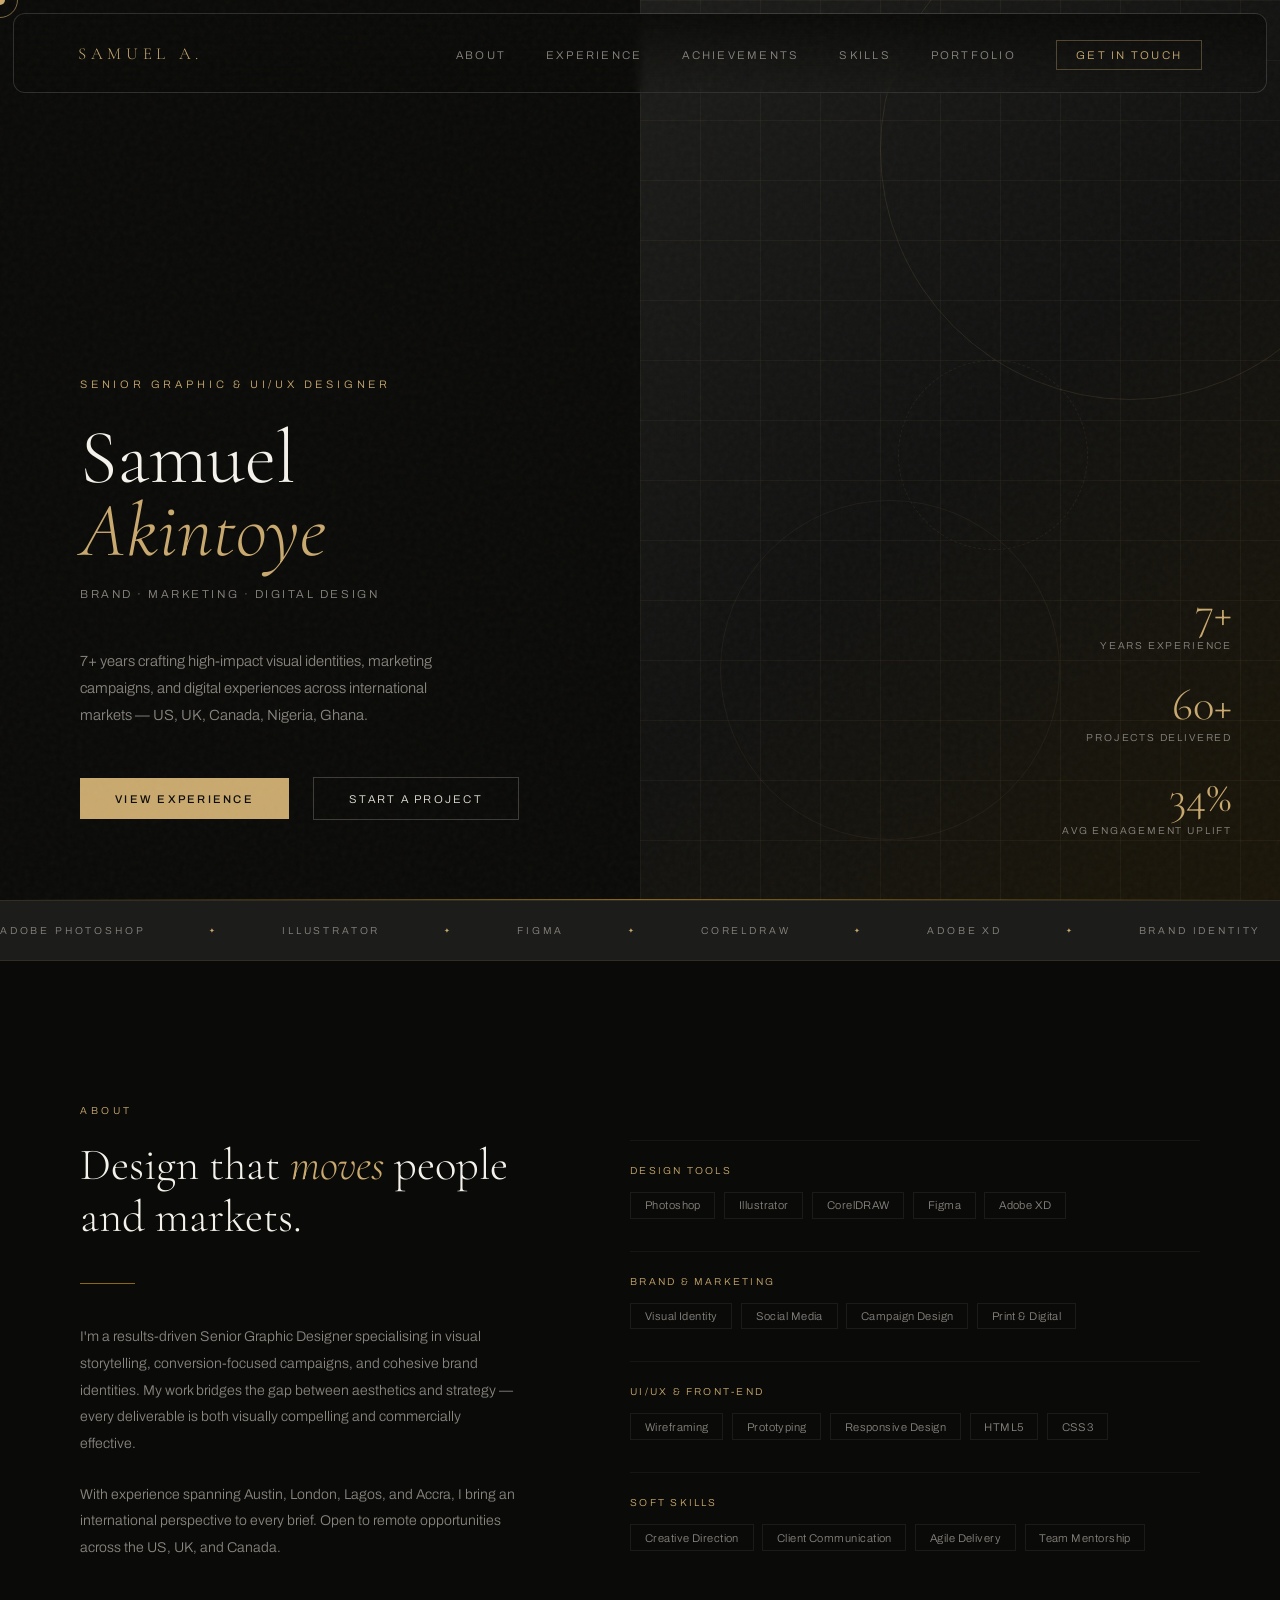
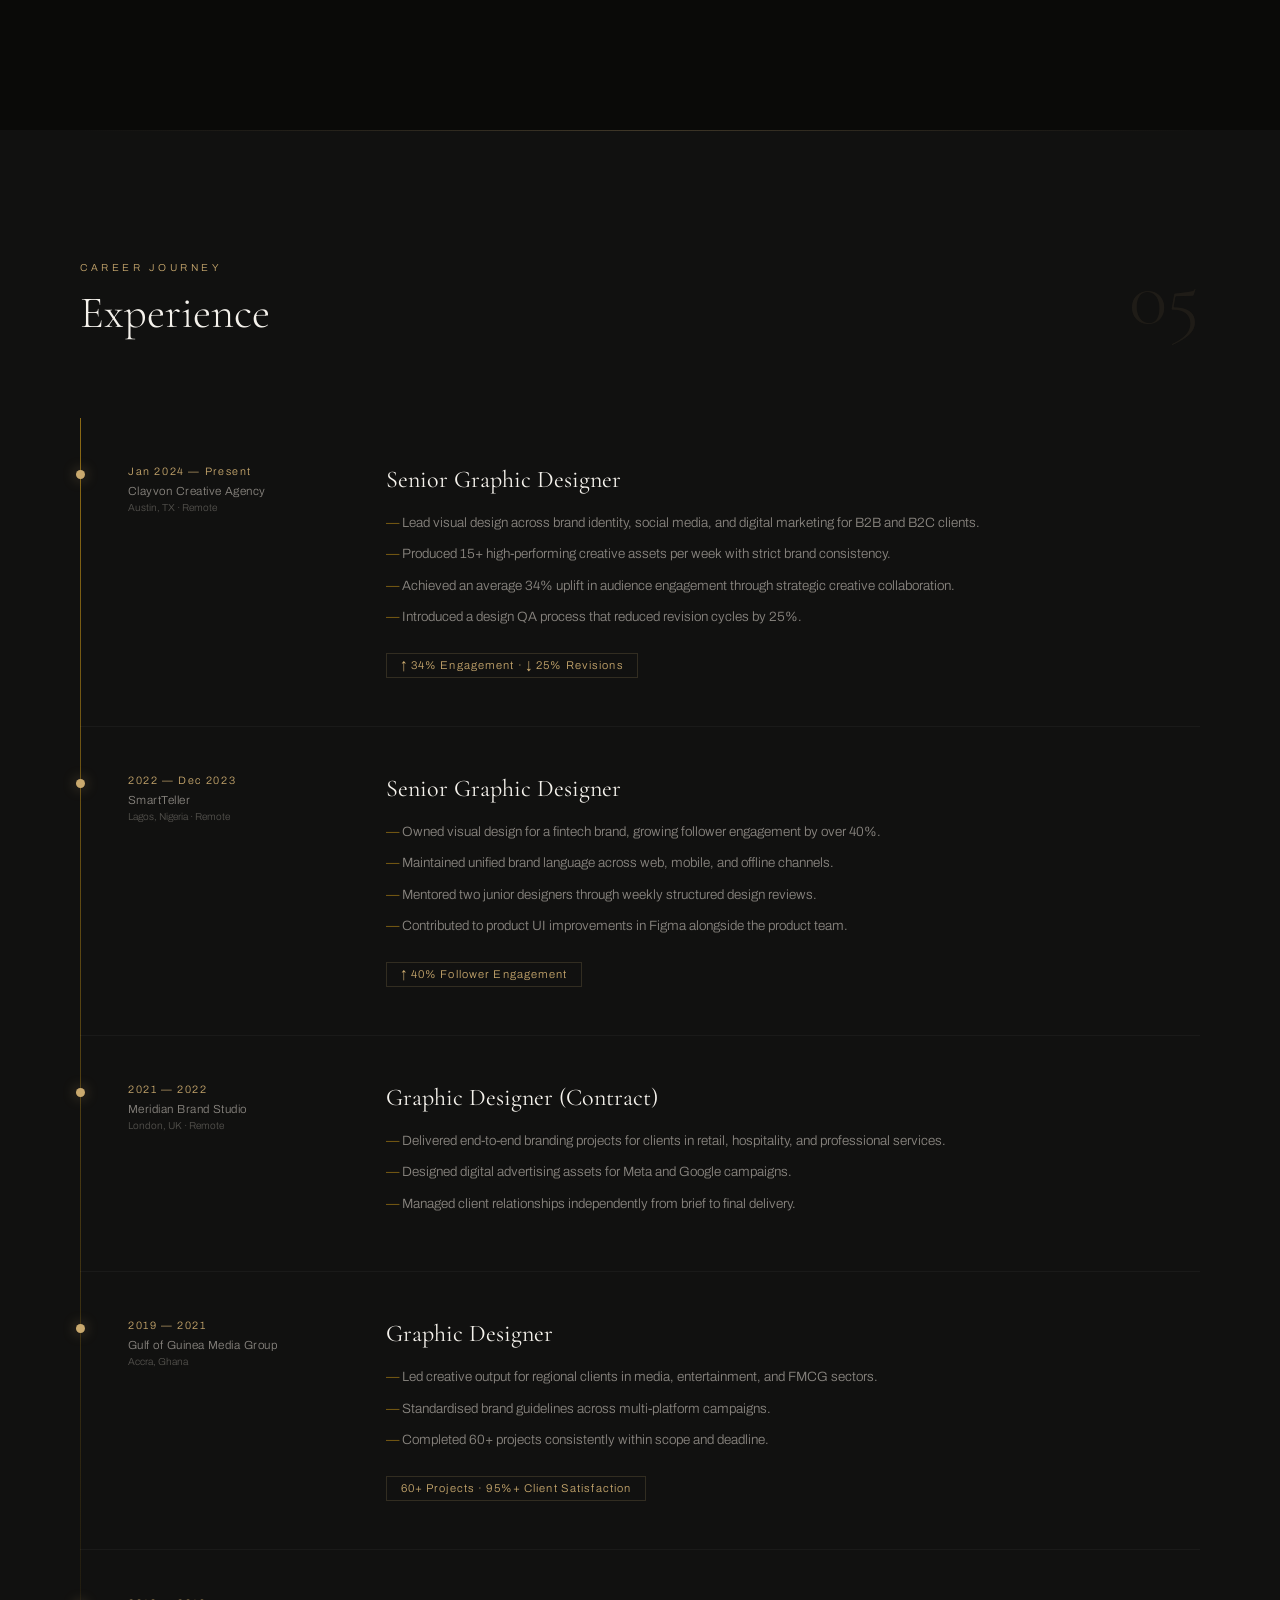
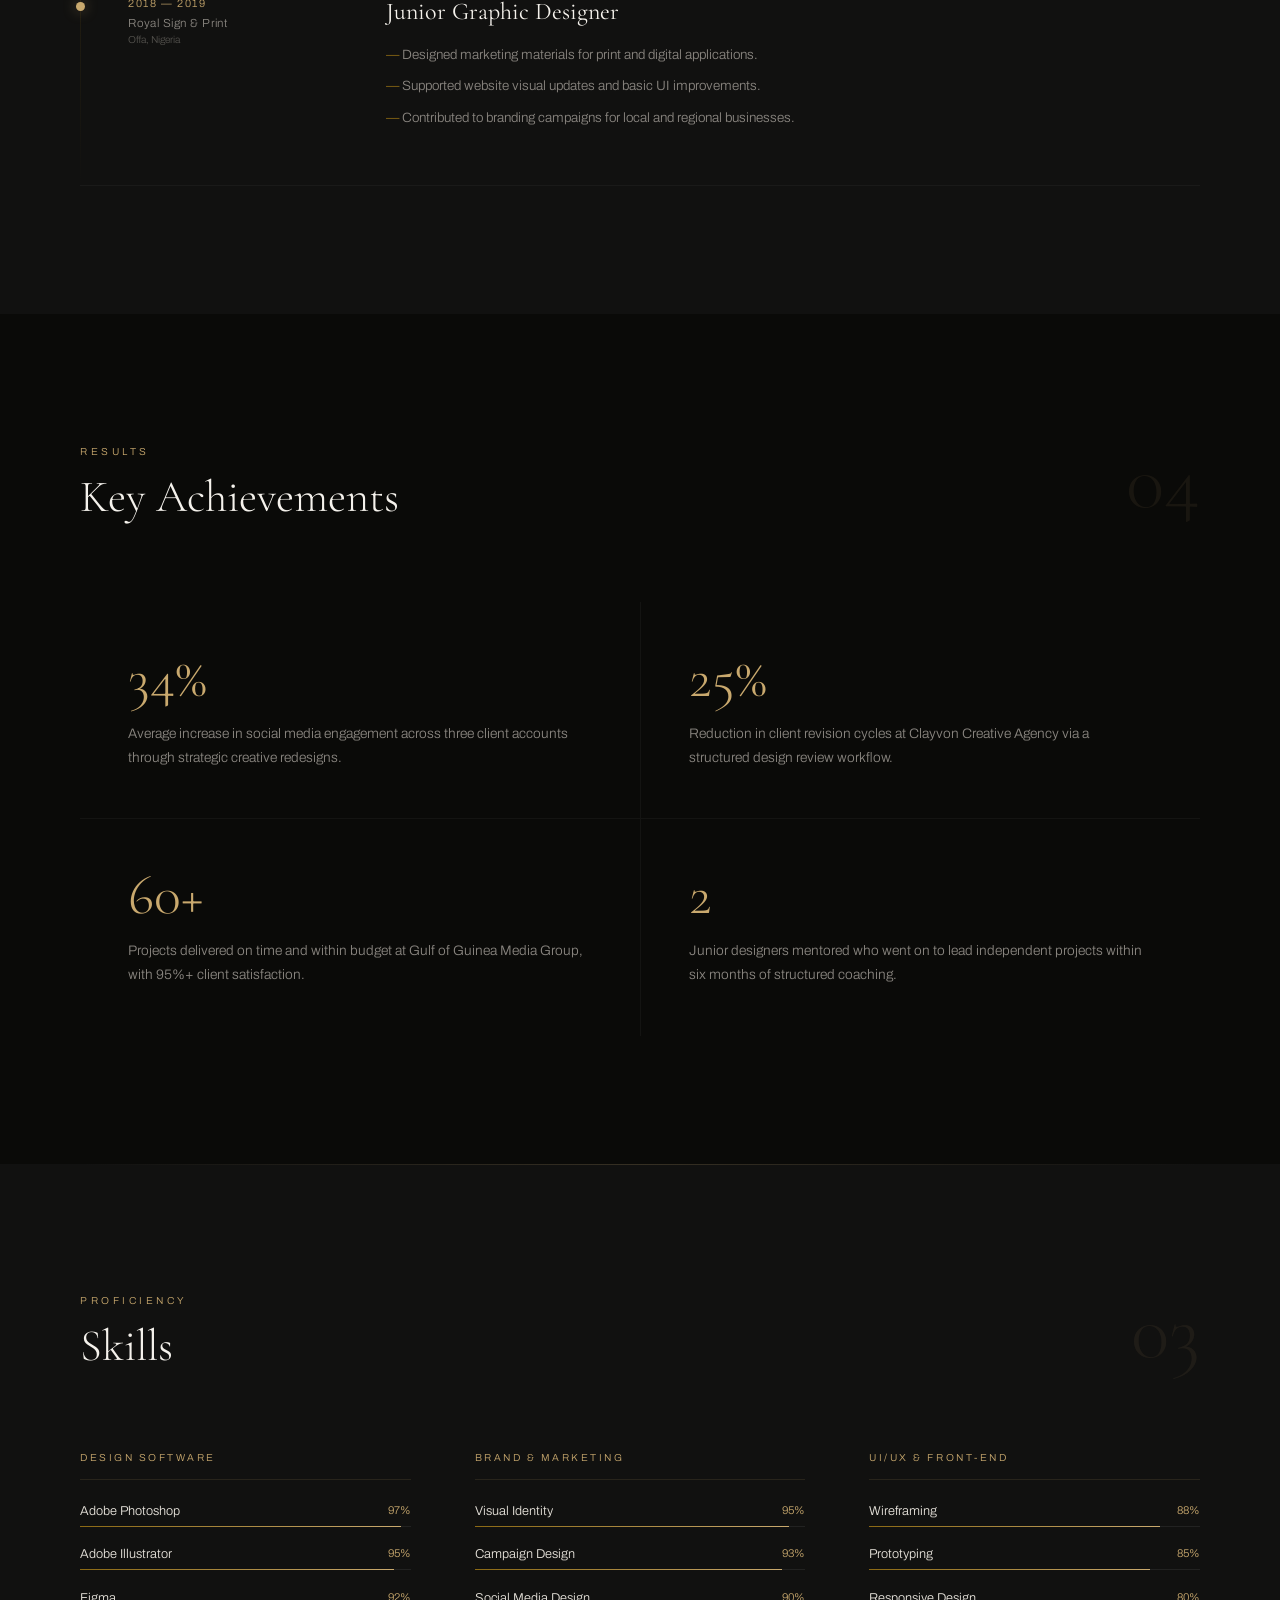
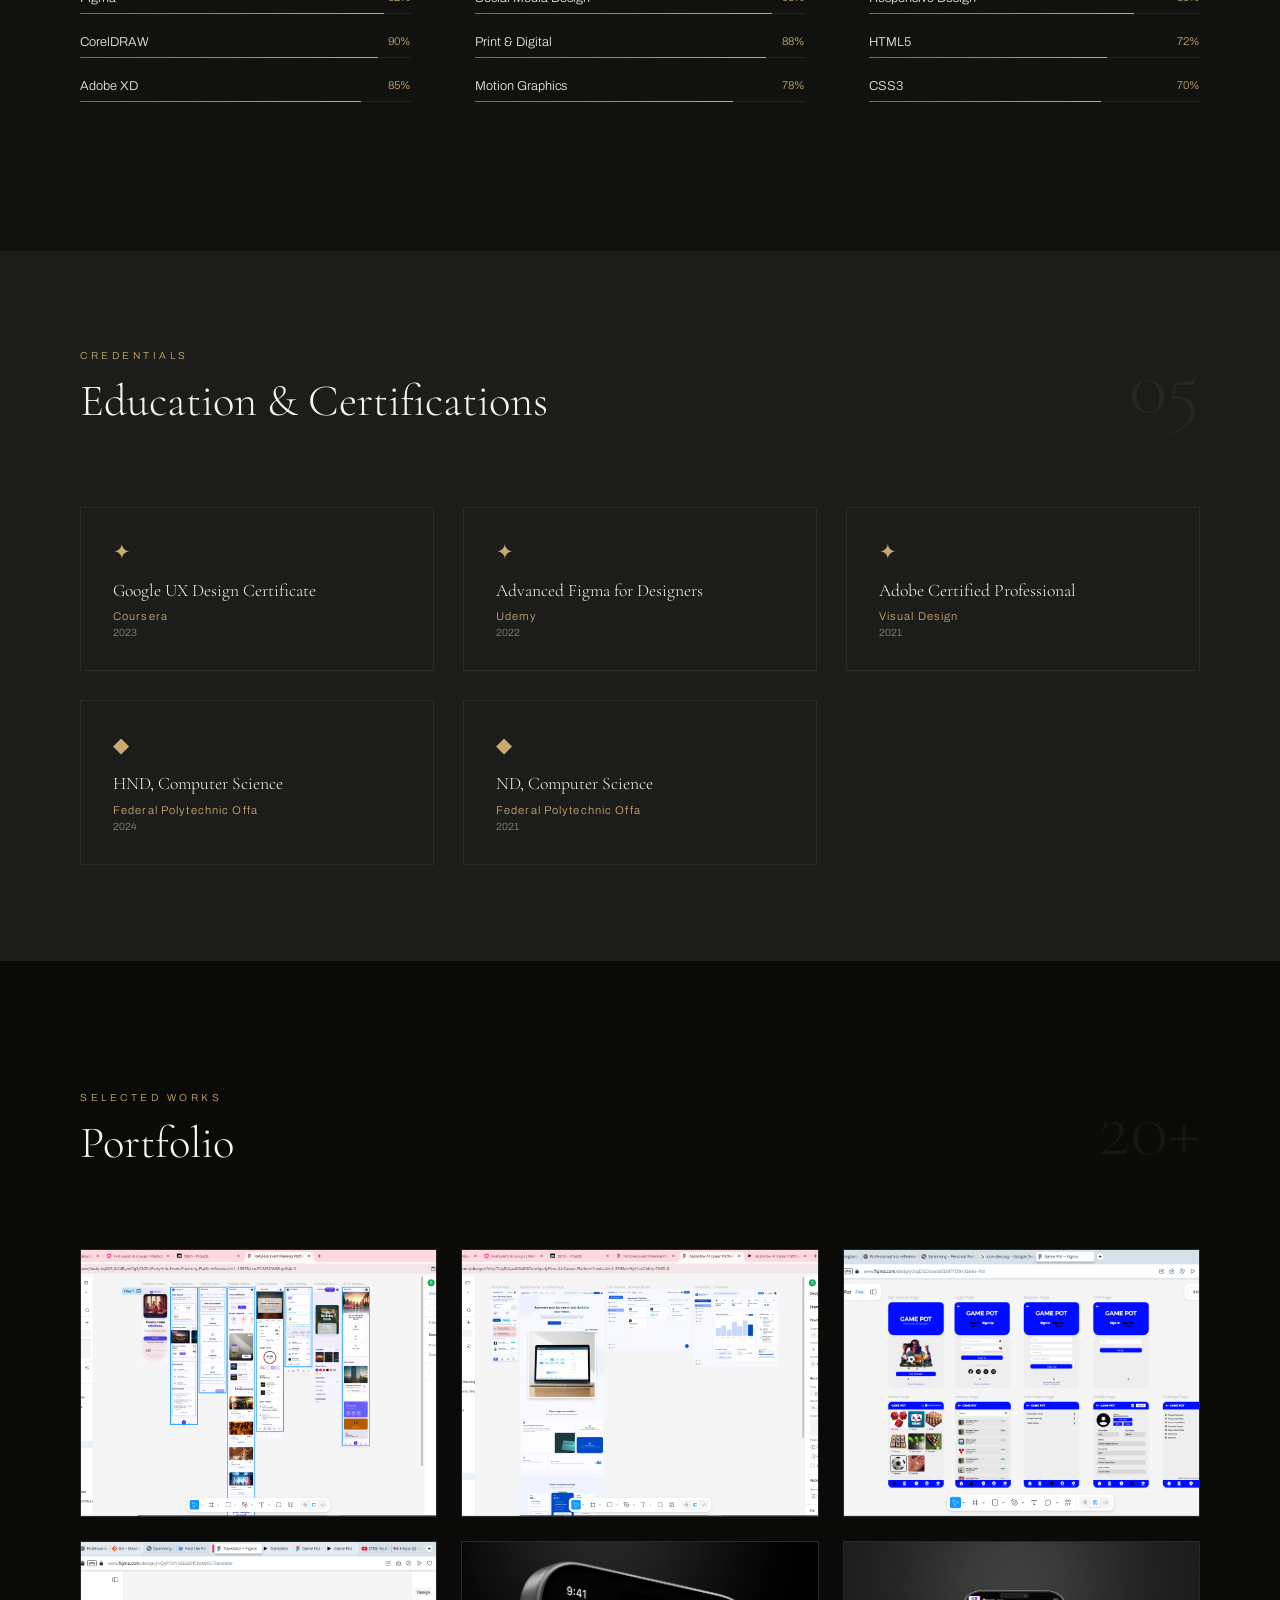
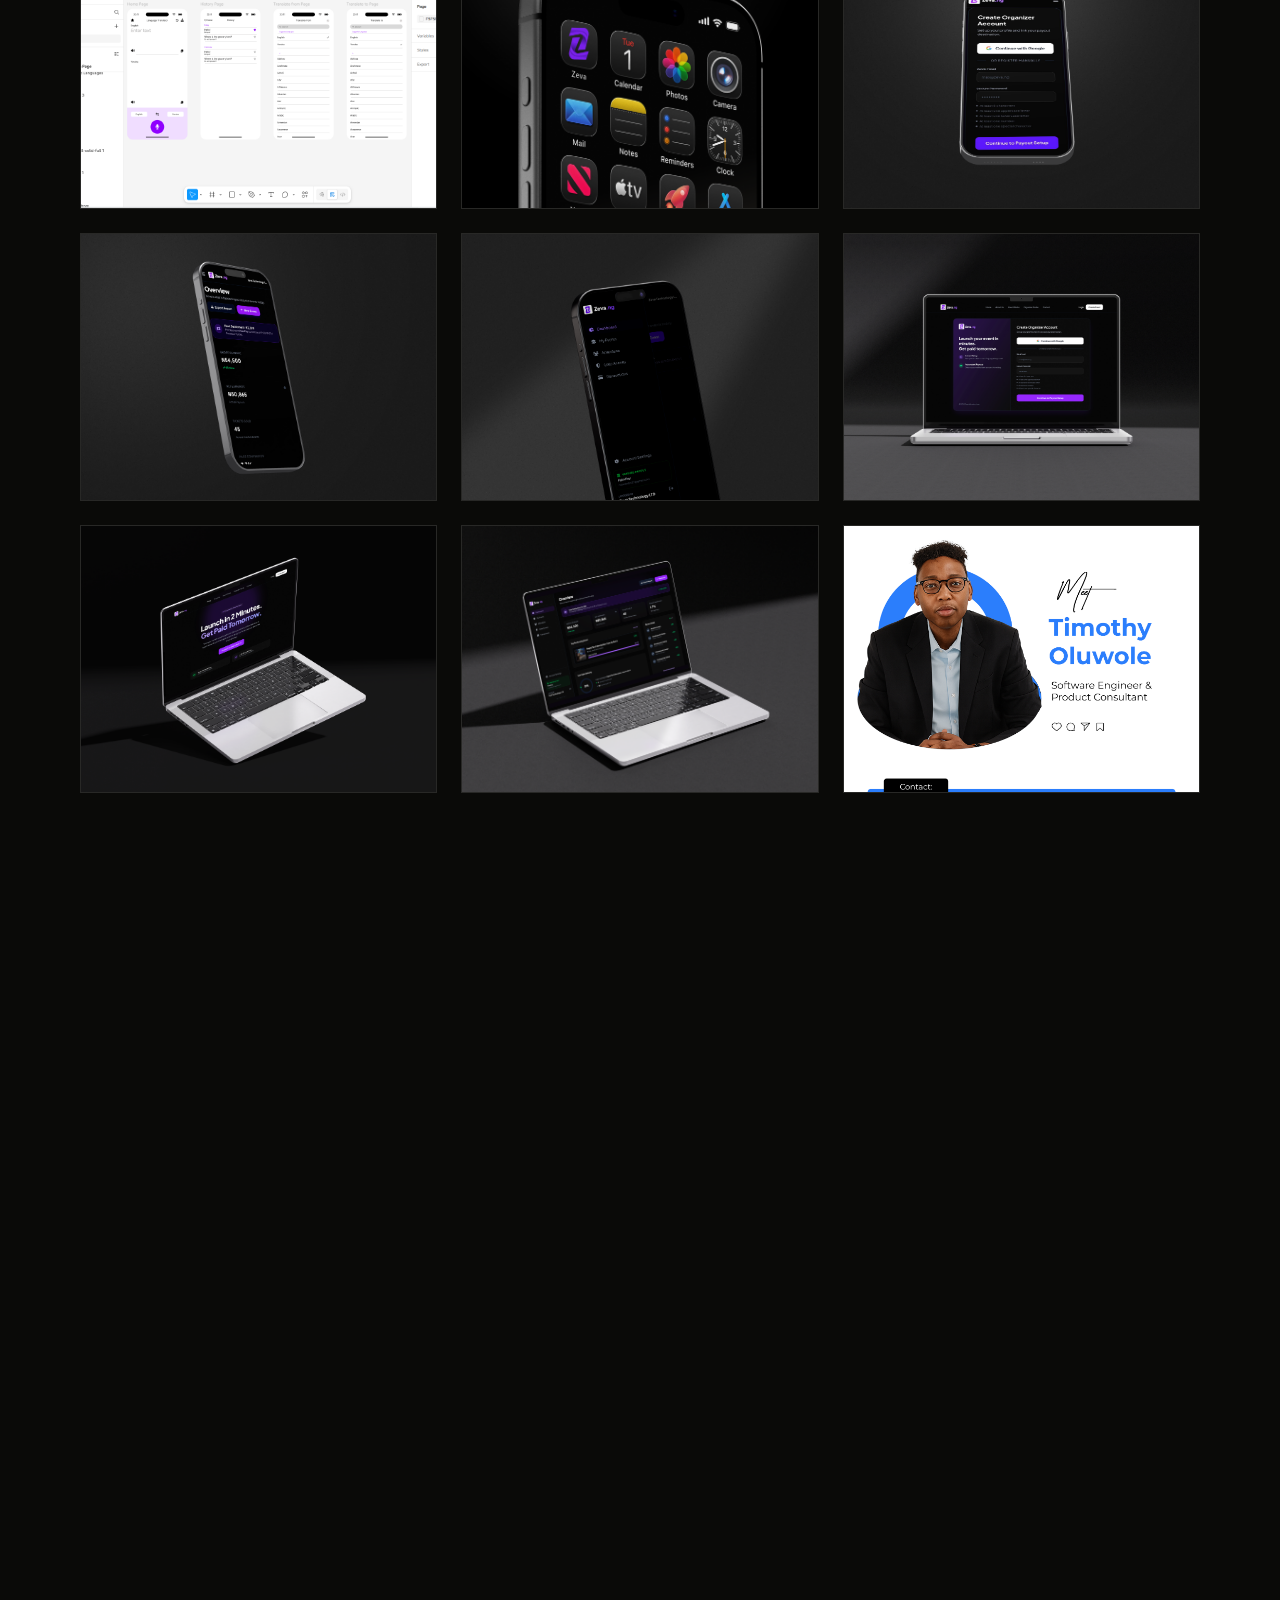
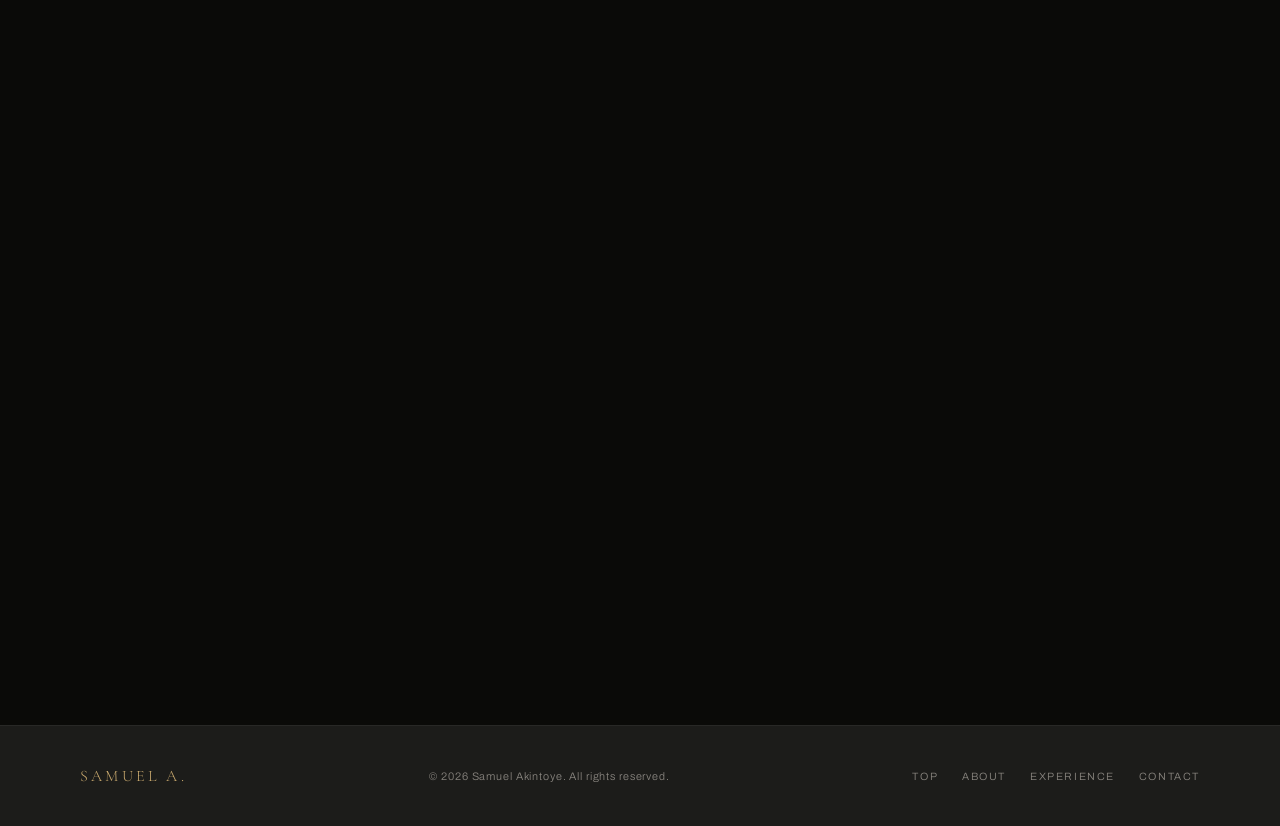
<file: index.html>
<!DOCTYPE html>
<html lang="en">
<head>
<meta charset="UTF-8"/>
<meta name="viewport" content="width=device-width, initial-scale=1.0"/>
<meta name="description" content="Samuel Akintoye — Senior Graphic & UI/UX Designer with 7+ years crafting brand identities, marketing campaigns, and digital experiences across US, UK, Nigeria, and Ghana."/>
<meta property="og:title" content="Samuel Akintoye — Senior Designer"/>
<meta property="og:description" content="7+ years crafting high-impact visual identities and digital experiences across international markets."/>
<meta property="og:type" content="website"/>
<title>Samuel Akintoye — Senior Designer</title>
<link rel="preconnect" href="https://fonts.googleapis.com"/>
<link rel="preconnect" href="https://fonts.gstatic.com" crossorigin/>
<link href="https://fonts.googleapis.com/css2?family=Cormorant+Garamond:ital,wght@0,300;0,400;0,600;1,300;1,400&family=Archivo:wght@300;400;500&display=swap" rel="stylesheet"/>
<style>
  *, *::before, *::after { box-sizing: border-box; margin: 0; padding: 0; }

  :root {
    --gold: #C9A96E;
    --gold-light: #E8D5B0;
    --gold-dark: #8B6914;
    --black: #0A0A08;
    --dark: #111110;
    --mid: #1C1C1A;
    --surface: #242422;
    --text: #E8E4DC;
    --muted: #8A8680;
    --white: #F5F2EC;
  }

  html { scroll-behavior: smooth; }

  body {
    background: var(--black);
    color: var(--text);
    font-family: 'Archivo', sans-serif;
    font-weight: 300;
    overflow-x: hidden;
    cursor: none;
  }

  /* CUSTOM CURSOR */
  .cursor {
    position: fixed;
    width: 10px; height: 10px;
    background: var(--gold);
    border-radius: 50%;
    pointer-events: none;
    z-index: 9999;
    transform: translate(-50%, -50%);
    transition: width 0.3s, height 0.3s;
  }
  .cursor-ring {
    position: fixed;
    width: 36px; height: 36px;
    border: 1px solid var(--gold);
    border-radius: 50%;
    pointer-events: none;
    z-index: 9998;
    transform: translate(-50%, -50%);
    opacity: 0.6;
    transition: width 0.3s, height 0.3s, opacity 0.3s;
  }

  /* NOISE OVERLAY */
  body::before {
    content: '';
    position: fixed;
    inset: 0;
    background-image: url("data:image/svg+xml,%3Csvg viewBox='0 0 200 200' xmlns='http://www.w3.org/2000/svg'%3E%3Cfilter id='n'%3E%3CfeTurbulence type='fractalNoise' baseFrequency='0.85' numOctaves='4' stitchTiles='stitch'/%3E%3C/filter%3E%3Crect width='100%25' height='100%25' filter='url(%23n)' opacity='0.035'/%3E%3C/svg%3E");
    pointer-events: none;
    z-index: 1000;
  }

  ::-webkit-scrollbar { width: 3px; }
  ::-webkit-scrollbar-track { background: var(--black); }
  ::-webkit-scrollbar-thumb { background: var(--gold-dark); }

  /* NAV */
  nav {
    position: fixed;
    top: 0; left: 0; right: 0;
    z-index: 500;
    display: flex;
    justify-content: space-between;
    align-items: center;
    padding: 1.8rem 4rem;
    background: linear-gradient(to bottom, rgba(10,10,8,0.97) 0%, transparent 100%);
    backdrop-filter: blur(4px);
    border: 1px solid rgba(255,255,255,0.15);
    border-radius: 12px;
    margin: 0.8rem;
  }
  .nav-logo {
    font-family: 'Cormorant Garamond', serif;
    font-size: 1.05rem;
    font-weight: 300;
    letter-spacing: 0.28em;
    color: var(--gold);
    text-transform: uppercase;
    text-decoration: none;
  }
  .nav-links { display: flex; gap: 2.5rem; list-style: none; }
  .nav-links a {
    color: var(--muted);
    text-decoration: none;
    font-size: 0.7rem;
    letter-spacing: 0.2em;
    text-transform: uppercase;
    transition: color 0.3s;
  }
  .nav-links a:hover { color: var(--gold); }
  .nav-cta {
    color: var(--gold) !important;
    border: 1px solid rgba(201,169,110,0.35);
    padding: 0.5rem 1.2rem;
    transition: background 0.3s, color 0.3s !important;
  }
  .nav-cta:hover { background: var(--gold) !important; color: var(--black) !important; }

  .hamburger { display: none; flex-direction: column; gap: 5px; cursor: none; z-index: 600; background: none; border: none; }
  .hamburger span { display: block; width: 24px; height: 1px; background: var(--gold); transition: all 0.3s; }
  .hamburger.open span:nth-child(1) { transform: translateY(6px) rotate(45deg); }
  .hamburger.open span:nth-child(2) { opacity: 0; }
  .hamburger.open span:nth-child(3) { transform: translateY(-6px) rotate(-45deg); }

  .mobile-menu {
    display: none;
    position: fixed;
    inset: 0;
    background: rgba(10,10,8,0.98);
    z-index: 550;
    flex-direction: column;
    justify-content: center;
    align-items: center;
    gap: 2.5rem;
  }
  .mobile-menu.open { display: flex; }
  .mobile-menu a {
    font-family: 'Cormorant Garamond', serif;
    font-size: 2.5rem;
    font-weight: 300;
    color: var(--text);
    text-decoration: none;
    letter-spacing: 0.08em;
    transition: color 0.3s;
  }
  .mobile-menu a:hover { color: var(--gold); }

  /* HERO */
  #hero {
    min-height: 100vh;
    display: grid;
    grid-template-columns: 1fr 1fr;
    position: relative;
    overflow: hidden;
  }
  .hero-left {
    display: flex;
    flex-direction: column;
    justify-content: flex-end;
    padding: 6rem 3rem 5rem 5rem;
    position: relative;
    z-index: 2;
  }
  .hero-eyebrow {
    font-size: 0.68rem;
    letter-spacing: 0.35em;
    text-transform: uppercase;
    color: var(--gold);
    margin-bottom: 2rem;
    opacity: 0;
    animation: fadeUp 0.8s 0.3s forwards;
  }
  .hero-name {
    font-family: 'Cormorant Garamond', serif;
    font-size: clamp(3.5rem, 6vw, 7rem);
    font-weight: 300;
    line-height: 0.95;
    color: var(--white);
    margin-bottom: 1.2rem;
    opacity: 0;
    animation: fadeUp 0.8s 0.5s forwards;
  }
  .hero-name em { font-style: italic; color: var(--gold); }
  .hero-title {
    font-size: 0.72rem;
    letter-spacing: 0.22em;
    text-transform: uppercase;
    color: var(--muted);
    margin-bottom: 3rem;
    opacity: 0;
    animation: fadeUp 0.8s 0.7s forwards;
  }
  .hero-desc {
    font-size: 0.92rem;
    line-height: 1.85;
    color: var(--muted);
    max-width: 400px;
    margin-bottom: 3rem;
    opacity: 0;
    animation: fadeUp 0.8s 0.9s forwards;
  }
  .hero-actions {
    display: flex;
    gap: 1.5rem;
    align-items: center;
    flex-wrap: wrap;
    opacity: 0;
    animation: fadeUp 0.8s 1.1s forwards;
  }
  .btn-primary {
    display: inline-block;
    padding: 0.9rem 2.2rem;
    background: var(--gold);
    color: var(--black);
    text-decoration: none;
    font-size: 0.7rem;
    letter-spacing: 0.2em;
    text-transform: uppercase;
    font-weight: 500;
    transition: background 0.3s, transform 0.3s;
  }
  .btn-primary:hover { background: var(--gold-light); transform: translateY(-2px); }
  .btn-ghost {
    display: inline-block;
    padding: 0.9rem 2.2rem;
    border: 1px solid rgba(138,134,128,0.4);
    color: var(--text);
    text-decoration: none;
    font-size: 0.7rem;
    letter-spacing: 0.2em;
    text-transform: uppercase;
    transition: border-color 0.3s, color 0.3s, transform 0.3s;
  }
  .btn-ghost:hover { border-color: var(--gold); color: var(--gold); transform: translateY(-2px); }

  .hero-right { position: relative; overflow: hidden; }
  .hero-visual {
    position: absolute;
    inset: 0;
    background: linear-gradient(135deg, var(--mid) 0%, var(--dark) 50%, #1a1508 100%);
  }
  .hero-grid-lines {
    position: absolute;
    inset: 0;
    background-image:
      linear-gradient(rgba(201,169,110,0.06) 1px, transparent 1px),
      linear-gradient(90deg, rgba(201,169,110,0.06) 1px, transparent 1px);
    background-size: 60px 60px;
  }
  .hero-circle {
    position: absolute;
    border-radius: 50%;
    border: 1px solid rgba(201,169,110,0.12);
  }
  .hc1 { width: 500px; height: 500px; top: -100px; right: -100px; }
  .hc2 { width: 340px; height: 340px; bottom: 60px; left: 80px; border-color: rgba(201,169,110,0.07); }
  .hc3 { width: 190px; height: 190px; top: 40%; right: 30%; border-style: dashed; border-color: rgba(201,169,110,0.09); animation: spin 30s linear infinite; }

  .hero-stats {
    position: absolute;
    bottom: 4rem;
    right: 3rem;
    display: flex;
    flex-direction: column;
    gap: 2rem;
    text-align: right;
    opacity: 0;
    animation: fadeIn 1s 1.4s forwards;
  }
  .stat-num {
    font-family: 'Cormorant Garamond', serif;
    font-size: 2.8rem;
    font-weight: 300;
    color: var(--gold);
    line-height: 1;
    display: block;
  }
  .stat-label {
    font-size: 0.63rem;
    letter-spacing: 0.18em;
    text-transform: uppercase;
    color: var(--muted);
    display: block;
    margin-top: 0.3rem;
  }
  .hero-line {
    position: absolute;
    bottom: 0; left: 0; right: 0;
    height: 1px;
    background: linear-gradient(90deg, transparent, var(--gold-dark), transparent);
    opacity: 0;
    animation: fadeIn 1s 1.6s forwards;
  }

  /* MARQUEE */
  .marquee-section {
    padding: 1.5rem 0;
    background: var(--mid);
    border-top: 1px solid rgba(201,169,110,0.12);
    border-bottom: 1px solid rgba(201,169,110,0.12);
    overflow: hidden;
  }
  .marquee-track {
    display: flex;
    gap: 4rem;
    animation: marquee 22s linear infinite;
    width: max-content;
  }
  .marquee-item {
    font-size: 0.63rem;
    letter-spacing: 0.28em;
    text-transform: uppercase;
    color: var(--muted);
    white-space: nowrap;
    display: flex;
    align-items: center;
    gap: 4rem;
  }
  .marquee-item::after { content: '✦'; color: var(--gold); font-size: 0.45rem; }

  /* ABOUT */
  #about {
    padding: 9rem 5rem;
    display: grid;
    grid-template-columns: 1fr 1.3fr;
    gap: 7rem;
    align-items: center;
  }
  .about-label {
    font-size: 0.63rem;
    letter-spacing: 0.35em;
    text-transform: uppercase;
    color: var(--gold);
    margin-bottom: 1.5rem;
  }
  .about-heading {
    font-family: 'Cormorant Garamond', serif;
    font-size: clamp(2rem, 3.5vw, 3.6rem);
    font-weight: 300;
    line-height: 1.15;
    color: var(--white);
    margin-bottom: 2.5rem;
  }
  .about-heading em { font-style: italic; color: var(--gold); }
  .about-divider { width: 55px; height: 1px; background: var(--gold-dark); margin-bottom: 2.5rem; }
  .about-text { font-size: 0.88rem; line-height: 1.9; color: var(--muted); margin-bottom: 1.5rem; }
  .about-right { display: flex; flex-direction: column; gap: 2rem; }
  .competency-group { border-top: 1px solid rgba(255,255,255,0.05); padding-top: 1.5rem; }
  .competency-title { font-size: 0.63rem; letter-spacing: 0.22em; text-transform: uppercase; color: var(--gold); margin-bottom: 1rem; }
  .competency-tags { display: flex; flex-wrap: wrap; gap: 0.55rem; }
  .tag {
    font-size: 0.7rem;
    color: var(--muted);
    border: 1px solid rgba(255,255,255,0.07);
    padding: 0.4rem 0.85rem;
    letter-spacing: 0.04em;
    transition: border-color 0.3s, color 0.3s;
  }
  .tag:hover { border-color: var(--gold-dark); color: var(--text); }

  /* EXPERIENCE */
  #experience {
    padding: 8rem 5rem;
    background: var(--dark);
    position: relative;
  }
  #experience::before {
    content: '';
    position: absolute;
    top: 0; left: 5rem; right: 5rem;
    height: 1px;
    background: linear-gradient(90deg, transparent, rgba(201,169,110,0.25), transparent);
  }
  .section-header {
    display: flex;
    justify-content: space-between;
    align-items: flex-end;
    margin-bottom: 5rem;
  }
  .section-label {
    font-size: 0.63rem;
    letter-spacing: 0.35em;
    text-transform: uppercase;
    color: var(--gold);
    margin-bottom: 1rem;
  }
  .section-heading {
    font-family: 'Cormorant Garamond', serif;
    font-size: clamp(2rem, 3.5vw, 3.5rem);
    font-weight: 300;
    color: var(--white);
    line-height: 1.1;
  }
  .section-count {
    font-family: 'Cormorant Garamond', serif;
    font-size: 5rem;
    font-weight: 300;
    color: rgba(201,169,110,0.08);
    line-height: 1;
  }

  .timeline { position: relative; }
  .timeline::before {
    content: '';
    position: absolute;
    left: 0; top: 0; bottom: 0;
    width: 1px;
    background: linear-gradient(to bottom, var(--gold-dark), transparent);
  }
  .timeline-item {
    display: grid;
    grid-template-columns: 210px 1fr;
    gap: 3rem;
    padding: 3rem 0 3rem 3rem;
    border-bottom: 1px solid rgba(255,255,255,0.04);
    position: relative;
    transition: background 0.3s;
  }
  .timeline-item::before {
    content: '';
    position: absolute;
    left: -4px; top: 3.25rem;
    width: 9px; height: 9px;
    border-radius: 50%;
    background: var(--gold);
    box-shadow: 0 0 14px rgba(201,169,110,0.45);
  }
  .timeline-item:hover { background: rgba(201,169,110,0.02); }
  .timeline-period { font-size: 0.67rem; letter-spacing: 0.15em; color: var(--gold); margin-bottom: 0.5rem; }
  .timeline-company { font-size: 0.73rem; color: var(--muted); letter-spacing: 0.04em; }
  .timeline-location { font-size: 0.63rem; color: rgba(138,134,128,0.55); margin-top: 0.3rem; }
  .timeline-role {
    font-family: 'Cormorant Garamond', serif;
    font-size: 1.5rem;
    font-weight: 400;
    color: var(--white);
    margin-bottom: 1rem;
    line-height: 1.2;
  }
  .timeline-bullets { list-style: none; }
  .timeline-bullets li {
    font-size: 0.84rem;
    line-height: 1.75;
    color: var(--muted);
    padding-left: 1rem;
    position: relative;
    margin-bottom: 0.5rem;
  }
  .timeline-bullets li::before { content: '—'; position: absolute; left: 0; color: var(--gold-dark); }
  .timeline-highlight {
    display: inline-block;
    margin-top: 1rem;
    font-size: 0.7rem;
    letter-spacing: 0.1em;
    color: var(--gold);
    border: 1px solid rgba(201,169,110,0.18);
    padding: 0.35rem 0.85rem;
  }

  /* ACHIEVEMENTS */
  #achievements { padding: 8rem 5rem; background: var(--black); }
  .achievements-grid {
    display: grid;
    grid-template-columns: repeat(2, 1fr);
    gap: 1px;
    background: rgba(255,255,255,0.04);
    margin-top: 4rem;
  }
  .achievement-card {
    background: var(--black);
    padding: 3rem;
    transition: background 0.4s;
    position: relative;
    overflow: hidden;
  }
  .achievement-card::before {
    content: '';
    position: absolute;
    top: 0; left: 0;
    width: 3px; height: 0;
    background: var(--gold);
    transition: height 0.4s;
  }
  .achievement-card:hover { background: rgba(201,169,110,0.025); }
  .achievement-card:hover::before { height: 100%; }
  .achievement-num {
    font-family: 'Cormorant Garamond', serif;
    font-size: 3.5rem;
    font-weight: 300;
    color: var(--gold);
    line-height: 1;
    margin-bottom: 1rem;
    display: block;
  }
  .achievement-text { font-size: 0.86rem; line-height: 1.75; color: var(--muted); }

  /* SKILLS */
  #skills { padding: 8rem 5rem; background: var(--dark); position: relative; }
  #skills::before {
    content: '';
    position: absolute;
    top: 0; left: 5rem; right: 5rem;
    height: 1px;
    background: linear-gradient(90deg, transparent, rgba(201,169,110,0.2), transparent);
  }
  .skills-grid {
    display: grid;
    grid-template-columns: repeat(3, 1fr);
    gap: 4rem;
    margin-top: 4rem;
  }
  .skill-cat-title {
    font-size: 0.63rem;
    letter-spacing: 0.25em;
    text-transform: uppercase;
    color: var(--gold);
    margin-bottom: 1.5rem;
    padding-bottom: 1rem;
    border-bottom: 1px solid rgba(201,169,110,0.12);
  }
  .skill-bar-item { margin-bottom: 1.3rem; }
  .skill-name {
    display: flex;
    justify-content: space-between;
    font-size: 0.8rem;
    color: var(--text);
    margin-bottom: 0.5rem;
  }
  .skill-pct { color: var(--gold); font-size: 0.7rem; }
  .skill-track {
    height: 1px;
    background: rgba(255,255,255,0.07);
    position: relative;
  }
  .skill-fill {
    height: 100%;
    background: linear-gradient(90deg, var(--gold-dark), var(--gold));
    width: 0;
    transition: width 1.4s cubic-bezier(0.25, 1, 0.5, 1);
  }

  /* CERTIFICATIONS */
  #certifications { padding: 6rem 5rem; background: var(--mid); }
  .certs-grid {
    display: grid;
    grid-template-columns: repeat(3, 1fr);
    gap: 1.8rem;
    margin-top: 4rem;
  }
  .cert-card {
    border: 1px solid rgba(201,169,110,0.1);
    padding: 2rem;
    transition: border-color 0.3s, transform 0.3s;
  }
  .cert-card:hover { border-color: rgba(201,169,110,0.4); transform: translateY(-5px); }
  .cert-icon { font-size: 1.3rem; margin-bottom: 1rem; display: block; color: var(--gold); }
  .cert-name {
    font-family: 'Cormorant Garamond', serif;
    font-size: 1.1rem;
    color: var(--white);
    margin-bottom: 0.5rem;
    line-height: 1.3;
  }
  .cert-issuer { font-size: 0.7rem; color: var(--gold); letter-spacing: 0.1em; }
  .cert-year { font-size: 0.65rem; color: var(--muted); margin-top: 0.3rem; }

  /* PORTFOLIO */
  #portfolio { padding: 8rem 5rem; background: var(--black); }
  .portfolio-grid {
    display: grid;
    grid-template-columns: repeat(3, 1fr);
    gap: 1.5rem;
    margin-top: 4rem;
  }
  .portfolio-item {
    position: relative;
    overflow: hidden;
    border: 1px solid rgba(255,255,255,0.05);
    background: var(--mid);
    aspect-ratio: 4/3;
  }
  /* Portfolio image link wrapper */
  .portfolio-img-link {
    display: block;
    line-height: 0;
    width: 100%;
    height: 100%;
  }
  .portfolio-item img {
    width: 100%;
    height: 100%;
    object-fit: cover;
    display: block;
    transition: transform 0.5s ease;
  }
  .portfolio-item:hover img { transform: scale(1.04); }
  /* Broken image fallback */
  .portfolio-item img.errored {
    display: none;
  }
  .portfolio-placeholder {
    display: none;
    width: 100%;
    height: 100%;
    min-height: 180px;
    align-items: center;
    justify-content: center;
    flex-direction: column;
    gap: 0.5rem;
    background: var(--surface);
  }
  .portfolio-placeholder span {
    font-size: 1.5rem;
    color: var(--gold-dark);
    opacity: 0.5;
  }
  .portfolio-placeholder p {
    font-size: 0.6rem;
    letter-spacing: 0.15em;
    color: var(--muted);
    text-transform: uppercase;
    opacity: 0.5;
  }
  .portfolio-item.img-error .portfolio-placeholder { display: flex; }
  .portfolio-overlay {
    position: absolute;
    inset: 0;
    background: rgba(10,10,8,0.88);
    display: flex;
    flex-direction: column;
    justify-content: flex-end;
    padding: 1.5rem;
    opacity: 0;
    transition: opacity 0.35s;
    pointer-events: none;
  }
  .portfolio-item:hover .portfolio-overlay { opacity: 1; }
  .portfolio-title {
    font-family: 'Cormorant Garamond', serif;
    font-size: 1rem;
    color: var(--white);
    margin-bottom: 0.4rem;
    line-height: 1.2;
  }
  .portfolio-link {
    font-size: 0.65rem;
    letter-spacing: 0.18em;
    text-transform: uppercase;
    color: var(--gold);
    text-decoration: none;
    transition: color 0.3s;
    pointer-events: all;
  }
  .portfolio-link:hover { color: var(--gold-light); }

  /* CONTACT */
  #contact {
    padding: 8rem 5rem;
    background: var(--black);
    display: grid;
    grid-template-columns: 1fr 1fr;
    gap: 6rem;
    align-items: start;
  }
  .contact-heading {
    font-family: 'Cormorant Garamond', serif;
    font-size: clamp(2.5rem, 4vw, 4.5rem);
    font-weight: 300;
    line-height: 1.1;
    color: var(--white);
    margin-bottom: 1.5rem;
    margin-top: 1rem;
  }
  .contact-heading em { font-style: italic; color: var(--gold); }
  .contact-text { font-size: 0.88rem; line-height: 1.85; color: var(--muted); margin-bottom: 3rem; }
  .contact-links { display: flex; flex-direction: column; }
  .contact-link {
    display: flex;
    align-items: center;
    gap: 1rem;
    color: var(--muted);
    text-decoration: none;
    font-size: 0.83rem;
    transition: color 0.3s;
    padding: 1rem 0;
    border-bottom: 1px solid rgba(255,255,255,0.05);
  }
  .contact-link:hover { color: var(--gold); }
  .link-label { font-size: 0.63rem; letter-spacing: 0.18em; text-transform: uppercase; color: var(--gold); min-width: 80px; }

  .contact-form { display: flex; flex-direction: column; gap: 1.5rem; padding-top: 1rem; }
  .form-group { display: flex; flex-direction: column; gap: 0.5rem; }
  .form-label { font-size: 0.63rem; letter-spacing: 0.2em; text-transform: uppercase; color: var(--gold); }
  .form-input, .form-textarea {
    background: rgba(255,255,255,0.025);
    border: 1px solid rgba(255,255,255,0.07);
    color: var(--text);
    padding: 0.9rem 1.1rem;
    font-family: 'Archivo', sans-serif;
    font-size: 0.86rem;
    font-weight: 300;
    outline: none;
    transition: border-color 0.3s;
    width: 100%;
    cursor: none;
  }
  .form-input:focus, .form-textarea:focus { border-color: var(--gold-dark); }
  .form-input.invalid, .form-textarea.invalid { border-color: rgba(200, 80, 80, 0.6); }
  .form-textarea { resize: vertical; min-height: 130px; }
  .form-submit {
    background: transparent;
    border: 1px solid var(--gold);
    color: var(--gold);
    padding: 1rem 2rem;
    font-family: 'Archivo', sans-serif;
    font-size: 0.7rem;
    letter-spacing: 0.2em;
    text-transform: uppercase;
    cursor: none;
    transition: background 0.3s, color 0.3s;
    align-self: flex-start;
  }
  .form-submit:hover { background: var(--gold); color: var(--black); }
  .form-success {
    display: none;
    padding: 1rem;
    background: rgba(201,169,110,0.08);
    border: 1px solid rgba(201,169,110,0.25);
    color: var(--gold);
    font-size: 0.8rem;
    letter-spacing: 0.06em;
  }
  .form-error {
    display: none;
    padding: 0.75rem 1rem;
    background: rgba(200,80,80,0.06);
    border: 1px solid rgba(200,80,80,0.25);
    color: #e08080;
    font-size: 0.75rem;
    letter-spacing: 0.04em;
  }

  /* FOOTER */
  footer {
    padding: 2.5rem 5rem;
    background: var(--mid);
    border-top: 1px solid rgba(255,255,255,0.05);
    display: flex;
    justify-content: space-between;
    align-items: center;
    gap: 1rem;
    flex-wrap: wrap;
  }
  .footer-logo { font-family: 'Cormorant Garamond', serif; font-size: 1rem; letter-spacing: 0.2em; color: var(--gold); text-transform: uppercase; }
  .footer-copy { font-size: 0.68rem; color: var(--muted); letter-spacing: 0.08em; }
  .footer-links { display: flex; gap: 1.5rem; }
  .footer-links a { font-size: 0.66rem; letter-spacing: 0.15em; text-transform: uppercase; color: var(--muted); text-decoration: none; transition: color 0.3s; }
  .footer-links a:hover { color: var(--gold); }

  /* BACK TO TOP */
  .back-top {
    position: fixed;
    bottom: 2rem;
    right: 2rem;
    width: 44px; height: 44px;
    border: 1px solid rgba(201,169,110,0.3);
    background: rgba(10,10,8,0.9);
    color: var(--gold);
    display: flex; align-items: center; justify-content: center;
    font-size: 1rem;
    text-decoration: none;
    z-index: 400;
    opacity: 0;
    transform: translateY(12px);
    transition: opacity 0.3s, transform 0.3s, background 0.3s;
    pointer-events: none;
  }
  .back-top.visible {
    opacity: 1;
    transform: translateY(0);
    pointer-events: all;
  }
  .back-top:hover { background: var(--gold); color: var(--black); }

  /* ANIMATIONS */
  @keyframes fadeUp {
    from { opacity: 0; transform: translateY(28px); }
    to { opacity: 1; transform: translateY(0); }
  }
  @keyframes fadeIn {
    from { opacity: 0; }
    to { opacity: 1; }
  }
  @keyframes marquee {
    from { transform: translateX(0); }
    to { transform: translateX(-50%); }
  }
  @keyframes spin {
    from { transform: rotate(0deg); }
    to { transform: rotate(360deg); }
  }

  .reveal {
    opacity: 0;
    transform: translateY(38px);
    transition: opacity 0.85s cubic-bezier(0.25, 1, 0.5, 1), transform 0.85s cubic-bezier(0.25, 1, 0.5, 1);
  }
  .reveal.visible { opacity: 1; transform: translateY(0); }
  .reveal-d1 { transition-delay: 0.1s; }
  .reveal-d2 { transition-delay: 0.2s; }
  .reveal-d3 { transition-delay: 0.3s; }
  .reveal-d4 { transition-delay: 0.4s; }

  /* RESPONSIVE */
  @media (max-width: 1024px) {
    #hero { grid-template-columns: 1fr; }
    .hero-left { padding: 10rem 3rem 5rem; }
    .hero-right { display: none; }
    #about { grid-template-columns: 1fr; gap: 4rem; padding: 6rem 3rem; }
    #experience { padding: 6rem 3rem; }
    #experience::before { left: 3rem; right: 3rem; }
    .timeline-item { grid-template-columns: 1fr; gap: 1rem; padding-left: 2.5rem; }
    #achievements { padding: 6rem 3rem; }
    .achievements-grid { grid-template-columns: 1fr; }
    .skills-grid { grid-template-columns: 1fr; }
    #skills { padding: 6rem 3rem; }
    #skills::before { left: 3rem; right: 3rem; }
    .certs-grid { grid-template-columns: 1fr 1fr; }
    #certifications { padding: 6rem 3rem; }
    #portfolio { padding: 6rem 3rem; }
    .portfolio-grid { grid-template-columns: repeat(2, 1fr); }
    #contact { grid-template-columns: 1fr; gap: 4rem; padding: 6rem 3rem; }
    footer { padding: 2.5rem 3rem; }
    nav { padding: 1.5rem 2rem; }
    .nav-links { display: none; }
    .hamburger { display: flex; }
  }
  @media (max-width: 768px) {
    body {
      cursor: auto;
    }
    .cursor, .cursor-ring {
      display: none;
    }
  }
  @media (max-width: 600px) {

  nav {
    padding: 1rem 1.5rem;
  }

  .hero-left {
    padding: 6.5rem 1.5rem 3rem;
  }

  .hero-eyebrow {
    font-size: 0.8rem;
    letter-spacing: 0.25em;
    margin-bottom: 1.2rem;
  }

  .hero-name {
    font-size: clamp(2.5rem, 8vw, 3.5rem);
    margin-bottom: 0.8rem;
  }

  .hero-title {
    font-size: 0.85rem;
    letter-spacing: 0.12em;
    margin-bottom: 1.5rem;
  }

  .hero-desc {
    font-size: 1rem;
    line-height: 1.7;
    margin-bottom: 2rem;
  }

  .hero-actions a {
    width: 100%;
    text-align: center;
  }

  .hero-right {
    display: block;
    height: 320px;
  }

  #about, #experience, #achievements, #skills, #certifications, #portfolio, #contact {
    padding: 4rem 1.5rem;
  }

  footer {
    padding: 2rem 1.5rem;
    flex-direction: column;
    text-align: center;
  }

  /* =============================================
     PORTFOLIO — MOBILE FIXES (the two changes)
     1. Single-column list layout
     2. Full image shown (no crop) + tap to open
     ============================================= */
  .portfolio-grid {
    grid-template-columns: 1fr !important;
    gap: 2.5rem !important;
    margin-top: 2rem;
  }
  .portfolio-item {
    aspect-ratio: unset !important;
    border: 1px solid rgba(201,169,110,0.15) !important;
    border-radius: 4px;

    background: #111110 !important;
  }
  /* Full image — no crop, dark tint blends white backgrounds */
  .portfolio-item .portfolio-img-link {
    display: block;
    width: 100%;
    height: auto;
    line-height: 0;
    background: #111110;
    position: relative;
  }
  .portfolio-item img {
    object-fit: contain !important;
    width: 100% !important;
    height: auto !important;
    max-height: none !important;
    display: block !important;
    background: #111110 !important;
  }
  /* Disable the scale hover on mobile (touch devices) */
  .portfolio-item:hover img {
    transform: none !important;
  }
  /* Hide the floating overlay on mobile (no hover on touch) */
  .portfolio-overlay {
    opacity: 0 !important;
    pointer-events: none !important;
    position: absolute !important;
  }
  /* But show it as a label strip BELOW the image for items that have it */
  .portfolio-item:has(.portfolio-link) .portfolio-overlay {
    opacity: 1 !important;
    pointer-events: all !important;
    position: relative !important;
    inset: unset !important;
    background: rgba(10,10,8,0.95) !important;
    padding: 0.75rem 1rem !important;
    display: flex !important;
  }
  .portfolio-placeholder {
    min-height: 120px;
  }
}

  /* Reduced motion */
  @media (prefers-reduced-motion: reduce) {
    .marquee-track { animation: none; }
    .hc3 { animation: none; }
    .reveal { transition: none; opacity: 1; transform: none; }
  }
</style>
</head>
<body>

<div class="cursor" id="cursor" aria-hidden="true"></div>
<div class="cursor-ring" id="cursorRing" aria-hidden="true"></div>

<!-- BACK TO TOP -->
<a href="#hero" class="back-top" id="backTop" aria-label="Back to top">↑</a>

<!-- NAV -->
<nav role="navigation" aria-label="Main navigation">
  <a href="#hero" class="nav-logo">Samuel A.</a>
  <ul class="nav-links">
    <li><a href="#about">About</a></li>
    <li><a href="#experience">Experience</a></li>
    <li><a href="#achievements">Achievements</a></li>
    <li><a href="#skills">Skills</a></li>
    <li><a href="#portfolio">Portfolio</a></li>
    <li><a href="#contact" class="nav-cta">Get in Touch</a></li>
  </ul>
  <button class="hamburger" id="hamburger" aria-label="Toggle menu" aria-expanded="false">
    <span></span><span></span><span></span>
  </button>
</nav>

<div class="mobile-menu" id="mobileMenu" role="dialog" aria-label="Mobile navigation">
  <a href="#about" onclick="closeMobile()">About</a>
  <a href="#experience" onclick="closeMobile()">Experience</a>
  <a href="#achievements" onclick="closeMobile()">Achievements</a>
  <a href="#skills" onclick="closeMobile()">Skills</a>
  <a href="#certifications" onclick="closeMobile()">Credentials</a>
  <a href="#portfolio" onclick="closeMobile()">Portfolio</a>
  <a href="#contact" onclick="closeMobile()">Contact</a>
</div>

<!-- HERO -->
<section id="hero" aria-label="Introduction">
  <div class="hero-left">
    <p class="hero-eyebrow">Senior Graphic &amp; UI/UX Designer</p>
    <h1 class="hero-name">Samuel<br><em>Akintoye</em></h1>
    <p class="hero-title">Brand · Marketing · Digital Design</p>
    <p class="hero-desc">7+ years crafting high-impact visual identities, marketing campaigns, and digital experiences across international markets — US, UK, Canada, Nigeria, Ghana.</p>
    <div class="hero-actions">
      <a href="#experience" class="btn-primary">View Experience</a>
      <a href="#contact" class="btn-ghost">Start a Project</a>
    </div>
  </div>
  <div class="hero-right" aria-hidden="true">
    <div class="hero-visual">
      <div class="hero-grid-lines"></div>
      <div class="hero-circle hc1"></div>
      <div class="hero-circle hc2"></div>
      <div class="hero-circle hc3"></div>
    </div>
    <div class="hero-stats">
      <div>
        <span class="stat-num" data-count="7" data-suffix="+">0</span>
        <span class="stat-label">Years Experience</span>
      </div>
      <div>
        <span class="stat-num" data-count="60" data-suffix="+">0</span>
        <span class="stat-label">Projects Delivered</span>
      </div>
      <div>
        <span class="stat-num" data-count="34" data-suffix="%">0</span>
        <span class="stat-label">Avg Engagement Uplift</span>
      </div>
    </div>
  </div>
  <div class="hero-line" aria-hidden="true"></div>
</section>

<!-- MARQUEE -->
<div class="marquee-section" aria-hidden="true">
  <div class="marquee-track">
    <span class="marquee-item">Adobe Photoshop</span>
    <span class="marquee-item">Illustrator</span>
    <span class="marquee-item">Figma</span>
    <span class="marquee-item">CorelDRAW</span>
    <span class="marquee-item">Adobe XD</span>
    <span class="marquee-item">Brand Identity</span>
    <span class="marquee-item">UI/UX Design</span>
    <span class="marquee-item">Social Media Campaigns</span>
    <span class="marquee-item">Motion Graphics</span>
    <span class="marquee-item">HTML5 · CSS3</span>
    <span class="marquee-item">Adobe Photoshop</span>
    <span class="marquee-item">Illustrator</span>
    <span class="marquee-item">Figma</span>
    <span class="marquee-item">CorelDRAW</span>
    <span class="marquee-item">Adobe XD</span>
    <span class="marquee-item">Brand Identity</span>
    <span class="marquee-item">UI/UX Design</span>
    <span class="marquee-item">Social Media Campaigns</span>
    <span class="marquee-item">Motion Graphics</span>
    <span class="marquee-item">HTML5 · CSS3</span>
  </div>
</div>

<!-- ABOUT -->
<section id="about" aria-label="About Samuel">
  <div class="about-left reveal">
    <p class="about-label">About</p>
    <h2 class="about-heading">Design that <em>moves</em> people and markets.</h2>
    <div class="about-divider"></div>
    <p class="about-text">I'm a results-driven Senior Graphic Designer specialising in visual storytelling, conversion-focused campaigns, and cohesive brand identities. My work bridges the gap between aesthetics and strategy — every deliverable is both visually compelling and commercially effective.</p>
    <p class="about-text">With experience spanning Austin, London, Lagos, and Accra, I bring an international perspective to every brief. Open to remote opportunities across the US, UK, and Canada.</p>
  </div>
  <div class="about-right reveal reveal-d2">
    <div class="competency-group">
      <p class="competency-title">Design Tools</p>
      <div class="competency-tags">
        <span class="tag">Photoshop</span><span class="tag">Illustrator</span>
        <span class="tag">CorelDRAW</span><span class="tag">Figma</span><span class="tag">Adobe XD</span>
      </div>
    </div>
    <div class="competency-group">
      <p class="competency-title">Brand &amp; Marketing</p>
      <div class="competency-tags">
        <span class="tag">Visual Identity</span><span class="tag">Social Media</span>
        <span class="tag">Campaign Design</span><span class="tag">Print &amp; Digital</span>
      </div>
    </div>
    <div class="competency-group">
      <p class="competency-title">UI/UX &amp; Front-End</p>
      <div class="competency-tags">
        <span class="tag">Wireframing</span><span class="tag">Prototyping</span>
        <span class="tag">Responsive Design</span><span class="tag">HTML5</span><span class="tag">CSS3</span>
      </div>
    </div>
    <div class="competency-group">
      <p class="competency-title">Soft Skills</p>
      <div class="competency-tags">
        <span class="tag">Creative Direction</span><span class="tag">Client Communication</span>
        <span class="tag">Agile Delivery</span><span class="tag">Team Mentorship</span>
      </div>
    </div>
  </div>
</section>

<!-- EXPERIENCE -->
<section id="experience" aria-label="Work experience">
  <div class="section-header reveal">
    <div>
      <p class="section-label">Career Journey</p>
      <h2 class="section-heading">Experience</h2>
    </div>
    <span class="section-count" aria-hidden="true">05</span>
  </div>
  <div class="timeline">
    <div class="timeline-item reveal">
      <div class="timeline-left">
        <p class="timeline-period">Jan 2024 — Present</p>
        <p class="timeline-company">Clayvon Creative Agency</p>
        <p class="timeline-location">Austin, TX · Remote</p>
      </div>
      <div class="timeline-right">
        <p class="timeline-role">Senior Graphic Designer</p>
        <ul class="timeline-bullets">
          <li>Lead visual design across brand identity, social media, and digital marketing for B2B and B2C clients.</li>
          <li>Produced 15+ high-performing creative assets per week with strict brand consistency.</li>
          <li>Achieved an average 34% uplift in audience engagement through strategic creative collaboration.</li>
          <li>Introduced a design QA process that reduced revision cycles by 25%.</li>
        </ul>
        <span class="timeline-highlight">↑ 34% Engagement · ↓ 25% Revisions</span>
      </div>
    </div>
    <div class="timeline-item reveal">
      <div class="timeline-left">
        <p class="timeline-period">2022 — Dec 2023</p>
        <p class="timeline-company">SmartTeller</p>
        <p class="timeline-location">Lagos, Nigeria · Remote</p>
      </div>
      <div class="timeline-right">
        <p class="timeline-role">Senior Graphic Designer</p>
        <ul class="timeline-bullets">
          <li>Owned visual design for a fintech brand, growing follower engagement by over 40%.</li>
          <li>Maintained unified brand language across web, mobile, and offline channels.</li>
          <li>Mentored two junior designers through weekly structured design reviews.</li>
          <li>Contributed to product UI improvements in Figma alongside the product team.</li>
        </ul>
        <span class="timeline-highlight">↑ 40% Follower Engagement</span>
      </div>
    </div>
    <div class="timeline-item reveal">
      <div class="timeline-left">
        <p class="timeline-period">2021 — 2022</p>
        <p class="timeline-company">Meridian Brand Studio</p>
        <p class="timeline-location">London, UK · Remote</p>
      </div>
      <div class="timeline-right">
        <p class="timeline-role">Graphic Designer (Contract)</p>
        <ul class="timeline-bullets">
          <li>Delivered end-to-end branding projects for clients in retail, hospitality, and professional services.</li>
          <li>Designed digital advertising assets for Meta and Google campaigns.</li>
          <li>Managed client relationships independently from brief to final delivery.</li>
        </ul>
      </div>
    </div>
    <div class="timeline-item reveal">
      <div class="timeline-left">
        <p class="timeline-period">2019 — 2021</p>
        <p class="timeline-company">Gulf of Guinea Media Group</p>
        <p class="timeline-location">Accra, Ghana</p>
      </div>
      <div class="timeline-right">
        <p class="timeline-role">Graphic Designer</p>
        <ul class="timeline-bullets">
          <li>Led creative output for regional clients in media, entertainment, and FMCG sectors.</li>
          <li>Standardised brand guidelines across multi-platform campaigns.</li>
          <li>Completed 60+ projects consistently within scope and deadline.</li>
        </ul>
        <span class="timeline-highlight">60+ Projects · 95%+ Client Satisfaction</span>
      </div>
    </div>
    <div class="timeline-item reveal">
      <div class="timeline-left">
        <p class="timeline-period">2018 — 2019</p>
        <p class="timeline-company">Royal Sign &amp; Print</p>
        <p class="timeline-location">Offa, Nigeria</p>
      </div>
      <div class="timeline-right">
        <p class="timeline-role">Junior Graphic Designer</p>
        <ul class="timeline-bullets">
          <li>Designed marketing materials for print and digital applications.</li>
          <li>Supported website visual updates and basic UI improvements.</li>
          <li>Contributed to branding campaigns for local and regional businesses.</li>
        </ul>
      </div>
    </div>
  </div>
</section>

<!-- ACHIEVEMENTS -->
<section id="achievements" aria-label="Key achievements">
  <div class="section-header reveal">
    <div>
      <p class="section-label">Results</p>
      <h2 class="section-heading">Key Achievements</h2>
    </div>
    <span class="section-count" aria-hidden="true">04</span>
  </div>
  <div class="achievements-grid">
    <div class="achievement-card reveal">
      <span class="achievement-num" data-count="34" data-suffix="%">0%</span>
      <p class="achievement-text">Average increase in social media engagement across three client accounts through strategic creative redesigns.</p>
    </div>
    <div class="achievement-card reveal reveal-d1">
      <span class="achievement-num" data-count="25" data-suffix="%">0%</span>
      <p class="achievement-text">Reduction in client revision cycles at Clayvon Creative Agency via a structured design review workflow.</p>
    </div>
    <div class="achievement-card reveal reveal-d2">
      <span class="achievement-num" data-count="60" data-suffix="+">0+</span>
      <p class="achievement-text">Projects delivered on time and within budget at Gulf of Guinea Media Group, with 95%+ client satisfaction.</p>
    </div>
    <div class="achievement-card reveal reveal-d3">
      <span class="achievement-num">2</span>
      <p class="achievement-text">Junior designers mentored who went on to lead independent projects within six months of structured coaching.</p>
    </div>
  </div>
</section>

<!-- SKILLS -->
<section id="skills" aria-label="Skills and proficiency">
  <div class="section-header reveal">
    <div>
      <p class="section-label">Proficiency</p>
      <h2 class="section-heading">Skills</h2>
    </div>
    <span class="section-count" aria-hidden="true">03</span>
  </div>
  <div class="skills-grid">
    <div class="reveal">
      <p class="skill-cat-title">Design Software</p>
      <div class="skill-bar-item">
        <div class="skill-name"><span>Adobe Photoshop</span><span class="skill-pct">97%</span></div>
        <div class="skill-track"><div class="skill-fill" data-width="97" role="progressbar" aria-valuenow="97" aria-valuemin="0" aria-valuemax="100"></div></div>
      </div>
      <div class="skill-bar-item">
        <div class="skill-name"><span>Adobe Illustrator</span><span class="skill-pct">95%</span></div>
        <div class="skill-track"><div class="skill-fill" data-width="95" role="progressbar" aria-valuenow="95" aria-valuemin="0" aria-valuemax="100"></div></div>
      </div>
      <div class="skill-bar-item">
        <div class="skill-name"><span>Figma</span><span class="skill-pct">92%</span></div>
        <div class="skill-track"><div class="skill-fill" data-width="92" role="progressbar" aria-valuenow="92" aria-valuemin="0" aria-valuemax="100"></div></div>
      </div>
      <div class="skill-bar-item">
        <div class="skill-name"><span>CorelDRAW</span><span class="skill-pct">90%</span></div>
        <div class="skill-track"><div class="skill-fill" data-width="90" role="progressbar" aria-valuenow="90" aria-valuemin="0" aria-valuemax="100"></div></div>
      </div>
      <div class="skill-bar-item">
        <div class="skill-name"><span>Adobe XD</span><span class="skill-pct">85%</span></div>
        <div class="skill-track"><div class="skill-fill" data-width="85" role="progressbar" aria-valuenow="85" aria-valuemin="0" aria-valuemax="100"></div></div>
      </div>
    </div>
    <div class="reveal reveal-d1">
      <p class="skill-cat-title">Brand &amp; Marketing</p>
      <div class="skill-bar-item">
        <div class="skill-name"><span>Visual Identity</span><span class="skill-pct">95%</span></div>
        <div class="skill-track"><div class="skill-fill" data-width="95" role="progressbar" aria-valuenow="95" aria-valuemin="0" aria-valuemax="100"></div></div>
      </div>
      <div class="skill-bar-item">
        <div class="skill-name"><span>Campaign Design</span><span class="skill-pct">93%</span></div>
        <div class="skill-track"><div class="skill-fill" data-width="93" role="progressbar" aria-valuenow="93" aria-valuemin="0" aria-valuemax="100"></div></div>
      </div>
      <div class="skill-bar-item">
        <div class="skill-name"><span>Social Media Design</span><span class="skill-pct">90%</span></div>
        <div class="skill-track"><div class="skill-fill" data-width="90" role="progressbar" aria-valuenow="90" aria-valuemin="0" aria-valuemax="100"></div></div>
      </div>
      <div class="skill-bar-item">
        <div class="skill-name"><span>Print &amp; Digital</span><span class="skill-pct">88%</span></div>
        <div class="skill-track"><div class="skill-fill" data-width="88" role="progressbar" aria-valuenow="88" aria-valuemin="0" aria-valuemax="100"></div></div>
      </div>
      <div class="skill-bar-item">
        <div class="skill-name"><span>Motion Graphics</span><span class="skill-pct">78%</span></div>
        <div class="skill-track"><div class="skill-fill" data-width="78" role="progressbar" aria-valuenow="78" aria-valuemin="0" aria-valuemax="100"></div></div>
      </div>
    </div>
    <div class="reveal reveal-d2">
      <p class="skill-cat-title">UI/UX &amp; Front-End</p>
      <div class="skill-bar-item">
        <div class="skill-name"><span>Wireframing</span><span class="skill-pct">88%</span></div>
        <div class="skill-track"><div class="skill-fill" data-width="88" role="progressbar" aria-valuenow="88" aria-valuemin="0" aria-valuemax="100"></div></div>
      </div>
      <div class="skill-bar-item">
        <div class="skill-name"><span>Prototyping</span><span class="skill-pct">85%</span></div>
        <div class="skill-track"><div class="skill-fill" data-width="85" role="progressbar" aria-valuenow="85" aria-valuemin="0" aria-valuemax="100"></div></div>
      </div>
      <div class="skill-bar-item">
        <div class="skill-name"><span>Responsive Design</span><span class="skill-pct">80%</span></div>
        <div class="skill-track"><div class="skill-fill" data-width="80" role="progressbar" aria-valuenow="80" aria-valuemin="0" aria-valuemax="100"></div></div>
      </div>
      <div class="skill-bar-item">
        <div class="skill-name"><span>HTML5</span><span class="skill-pct">72%</span></div>
        <div class="skill-track"><div class="skill-fill" data-width="72" role="progressbar" aria-valuenow="72" aria-valuemin="0" aria-valuemax="100"></div></div>
      </div>
      <div class="skill-bar-item">
        <div class="skill-name"><span>CSS3</span><span class="skill-pct">70%</span></div>
        <div class="skill-track"><div class="skill-fill" data-width="70" role="progressbar" aria-valuenow="70" aria-valuemin="0" aria-valuemax="100"></div></div>
      </div>
    </div>
  </div>
</section>

<!-- CERTIFICATIONS -->
<section id="certifications" aria-label="Education and certifications">
  <div class="section-header reveal">
    <div>
      <p class="section-label">Credentials</p>
      <h2 class="section-heading">Education &amp; Certifications</h2>
    </div>
    <span class="section-count" aria-hidden="true">05</span>
  </div>
  <div class="certs-grid">
    <div class="cert-card reveal">
      <span class="cert-icon" aria-hidden="true">✦</span>
      <p class="cert-name">Google UX Design Certificate</p>
      <p class="cert-issuer">Coursera</p>
      <p class="cert-year">2023</p>
    </div>
    <div class="cert-card reveal reveal-d1">
      <span class="cert-icon" aria-hidden="true">✦</span>
      <p class="cert-name">Advanced Figma for Designers</p>
      <p class="cert-issuer">Udemy</p>
      <p class="cert-year">2022</p>
    </div>
    <div class="cert-card reveal reveal-d2">
      <span class="cert-icon" aria-hidden="true">✦</span>
      <p class="cert-name">Adobe Certified Professional</p>
      <p class="cert-issuer">Visual Design</p>
      <p class="cert-year">2021</p>
    </div>
    <div class="cert-card reveal reveal-d1">
      <span class="cert-icon" aria-hidden="true">◆</span>
      <p class="cert-name">HND, Computer Science</p>
      <p class="cert-issuer">Federal Polytechnic Offa</p>
      <p class="cert-year">2024</p>
    </div>
    <div class="cert-card reveal reveal-d2">
      <span class="cert-icon" aria-hidden="true">◆</span>
      <p class="cert-name">ND, Computer Science</p>
      <p class="cert-issuer">Federal Polytechnic Offa</p>
      <p class="cert-year">2021</p>
    </div>
  </div>
</section>

<!-- PORTFOLIO -->
<!-- ONLY CHANGE: each img wrapped in <a> to open full image in new tab -->
<!-- MOBILE: single-column list, full image shown (no crop), via CSS above -->
<section id="portfolio" aria-label="Portfolio of selected works">
  <div class="section-header reveal">
    <div>
      <p class="section-label">Selected Works</p>
      <h2 class="section-heading">Portfolio</h2>
    </div>
    <span class="section-count" aria-hidden="true">20+</span>
  </div>

  <div class="portfolio-grid">

    <div class="portfolio-item reveal">
      <a href="https://www.figma.com/proto/g0K5jJb24RymJ0gSjCkZkI/PartyHub-Event-Planning-Platform?node-id=1-618&p=f&t=uJ7UM5DWBfLgx9qk-0&scaling=min-zoom&content-scaling=fixed&page-id=0%3A1&starting-point-node-id=1%3A618" target="_blank" rel="noopener noreferrer" class="portfolio-img-link" title="View full image">
        <img src="assets/images/IMG_7116.png" alt="UI/UX Design Project — mobile app interface">
      </a>
      <div class="portfolio-placeholder"><span>✦</span><p>Design Work</p></div>
      <div class="portfolio-overlay">
        <p class="portfolio-title">UI/UX Design Project</p>
        <a href="https://www.figma.com/proto/g0K5jJb24RymJ0gSjCkZkI/PartyHub-Event-Planning-Platform?node-id=1-618&p=f&t=uJ7UM5DWBfLgx9qk-0&scaling=min-zoom&content-scaling=fixed&page-id=0%3A1&starting-point-node-id=1%3A618" target="_blank" rel="noopener noreferrer" class="portfolio-link">View in Figma →</a>
      </div>
    </div>

    <div class="portfolio-item reveal">
      <a href="https://www.figma.com/proto/vVntp7tdpRjApaWVa8NDan/ApplyFlow-AI-Career-Platform?node-id=2-674&t=9gK1csOhlnynTX6D-0&scaling=min-zoom&content-scaling=fixed&page-id=0%3A1&starting-point-node-id=2%3A674" target="_blank" rel="noopener noreferrer" class="portfolio-img-link" title="View full image">
        <img src="assets/images/IMG_7117.png" alt="UI/UX Design Project — mobile app interface">
      </a>
      <div class="portfolio-placeholder"><span>✦</span><p>Design Work</p></div>
      <div class="portfolio-overlay">
        <p class="portfolio-title">UI/UX Design Project</p>
        <a href="https://www.figma.com/proto/vVntp7tdpRjApaWVa8NDan/ApplyFlow-AI-Career-Platform?node-id=2-674&t=9gK1csOhlnynTX6D-0&scaling=min-zoom&content-scaling=fixed&page-id=0%3A1&starting-point-node-id=2%3A674" target="_blank" rel="noopener noreferrer" class="portfolio-link">View in Figma →</a>
      </div>
    </div>

    <div class="portfolio-item reveal">
      <a href="https://www.figma.com/proto/2vgDGDoLwJaIEb9ITFtXfH" target="_blank" rel="noopener noreferrer" class="portfolio-img-link" title="View full image">
        <img src="assets/images/UI.png" alt="UI/UX Design Project — mobile app interface">
      </a>
      <div class="portfolio-placeholder"><span>✦</span><p>Design Work</p></div>
      <div class="portfolio-overlay">
        <p class="portfolio-title">UI/UX Design Project</p>
        <a href="https://www.figma.com/proto/2vgDGDoLwJaIEb9ITFtXfH" target="_blank" rel="noopener noreferrer" class="portfolio-link">View in Figma →</a>
      </div>
    </div>

    <div class="portfolio-item reveal">
      <a href="https://www.figma.com/proto/jHQyPY5tYUSEadSfCHUeNC" target="_blank" rel="noopener noreferrer" class="portfolio-img-link" title="View full image">
        <img src="assets/images/Language Translator3.png" alt="Language Translator App — UI design in Figma">
      </a>
      <div class="portfolio-placeholder"><span>✦</span><p>Design Work</p></div>
      <div class="portfolio-overlay">
        <p class="portfolio-title">UI/UX Design Project</p>
        <a href="https://www.figma.com/proto/jHQyPY5tYUSEadSfCHUeNC" target="_blank" rel="noopener noreferrer" class="portfolio-link">View in Figma →</a>
      </div>
    </div>

    <div class="portfolio-item reveal">
      <a href="" target="_blank" rel="noopener noreferrer" class="portfolio-img-link" title="View full image">
        <img src="IOS-Zeva-Icon-Mockup.png" alt="UI/UX Design Mock Up">
      </a>
      <div class="portfolio-placeholder"><span>✦</span><p>Design Work</p></div>
      <div class="portfolio-overlay">
        <p class="portfolio-title">UI/UX Design Mock Up</p>
        <a href="" target="_blank" rel="noopener noreferrer" class="portfolio-link">View in Figma →</a>
      </div>
    </div>

    <div class="portfolio-item reveal">
      <a href="" target="_blank" rel="noopener noreferrer" class="portfolio-img-link" title="View full image">
        <img src="Mobile-Size-Zeva-Mockup10.png" alt="UI/UX Design Mock Up">
      </a>
      <div class="portfolio-placeholder"><span>✦</span><p>Design Work</p></div>
      <div class="portfolio-overlay">
        <p class="portfolio-title">UI/UX Design Mock Up</p>
        <a href="" target="_blank" rel="noopener noreferrer" class="portfolio-link">View in Figma →</a>
      </div>
    </div>

    <div class="portfolio-item reveal">
      <a href="" target="_blank" rel="noopener noreferrer" class="portfolio-img-link" title="View full image">
        <img src="Mobile-Size-Zeva-Mockup11.png" alt="UI/UX Design Mock Up">
      </a>
      <div class="portfolio-placeholder"><span>✦</span><p>Design Work</p></div>
      <div class="portfolio-overlay">
        <p class="portfolio-title">UI/UX Design Mock Up</p>
        <a href="" target="_blank" rel="noopener noreferrer" class="portfolio-link">View in Figma →</a>
      </div>
    </div>

    <div class="portfolio-item reveal">
      <a href="" target="_blank" rel="noopener noreferrer" class="portfolio-img-link" title="View full image">
        <img src="Mobile-Size-Zeva-Mockup12.jpg" alt="UI/UX Design Mock Up">
      </a>
      <div class="portfolio-placeholder"><span>✦</span><p>Design Work</p></div>
      <div class="portfolio-overlay">
        <p class="portfolio-title">UI/UX Design Mock Up</p>
        <a href="" target="_blank" rel="noopener noreferrer" class="portfolio-link">View in Figma →</a>
      </div>
    </div>

    <div class="portfolio-item reveal">
      <a href="" target="_blank" rel="noopener noreferrer" class="portfolio-img-link" title="View full image">
        <img src="PC-Size-Zeva-Mockup10.png" alt="UI/UX Design Mock Up">
      </a>
      <div class="portfolio-placeholder"><span>✦</span><p>Design Work</p></div>
      <div class="portfolio-overlay">
        <p class="portfolio-title">UI/UX Design Mock Up</p>
        <a href="" target="_blank" rel="noopener noreferrer" class="portfolio-link">View in Figma →</a>
      </div>
    </div>

    <div class="portfolio-item reveal">
      <a href="" target="_blank" rel="noopener noreferrer" class="portfolio-img-link" title="View full image">
        <img src="PC-Size-Zeva-Mockup11.png" alt="UI/UX Design Mock Up">
      </a>
      <div class="portfolio-placeholder"><span>✦</span><p>Design Work</p></div>
      <div class="portfolio-overlay">
        <p class="portfolio-title">UI/UX Design Mock Up</p>
        <a href="" target="_blank" rel="noopener noreferrer" class="portfolio-link">View in Figma →</a>
      </div>
    </div>

    <div class="portfolio-item reveal">
      <a href="" target="_blank" rel="noopener noreferrer" class="portfolio-img-link" title="View full image">
        <img src="IMG_7220.png" alt="UI/UX Design Mock Up">
      </a>
      <div class="portfolio-placeholder"><span>✦</span><p>Design Work</p></div>
      <div class="portfolio-overlay">
        <p class="portfolio-title">UI/UX Design Mock Up</p>
        <a href="" target="_blank" rel="noopener noreferrer" class="portfolio-link">View in Figma →</a>
      </div>
    </div>

    <div class="portfolio-item reveal">
      <a href="assets/images/IMG_5899.png" target="_blank" rel="noopener noreferrer" class="portfolio-img-link" title="View full image">
        <img src="assets/images/IMG_5899.png" alt="Oga Carousel Design">
      </a>
      <div class="portfolio-placeholder"><span>✦</span><p>Design Work</p></div>
    </div>

    <div class="portfolio-item reveal">
      <a href="assets/images/IMG_6574.png" target="_blank" rel="noopener noreferrer" class="portfolio-img-link" title="View full image">
        <img src="assets/images/IMG_6574.png" alt="Design">
      </a>
      <div class="portfolio-placeholder"><span>✦</span><p>Design Work</p></div>
    </div>

    <div class="portfolio-item reveal">
      <a href="assets/images/IMG_6995.png" target="_blank" rel="noopener noreferrer" class="portfolio-img-link" title="View full image">
        <img src="assets/images/IMG_6995.png" alt="Wessy Design">
      </a>
      <div class="portfolio-placeholder"><span>✦</span><p>Design Work</p></div>
    </div>

    <div class="portfolio-item reveal">
      <a href="assets/images/IMG_4643.png" target="_blank" rel="noopener noreferrer" class="portfolio-img-link" title="View full image">
        <img src="assets/images/IMG_4643.png" alt="Design">
      </a>
      <div class="portfolio-placeholder"><span>✦</span><p>Design Work</p></div>
    </div>

    <div class="portfolio-item reveal">
      <a href="assets/images/IMG_5979.png" target="_blank" rel="noopener noreferrer" class="portfolio-img-link" title="View full image">
        <img src="assets/images/IMG_5979.png" alt="Design">
      </a>
      <div class="portfolio-placeholder"><span>✦</span><p>Design Work</p></div>
    </div>

    <div class="portfolio-item reveal">
      <a href="assets/images/IMG_5674.png" target="_blank" rel="noopener noreferrer" class="portfolio-img-link" title="View full image">
        <img src="assets/images/IMG_5674.png" alt="Design">
      </a>
      <div class="portfolio-placeholder"><span>✦</span><p>Design Work</p></div>
    </div>
    
    <div class="portfolio-item reveal">
      <a href="assets/images/1CFF9CE0-B747-483D-A5D2-8D178FD134A8.png" target="_blank" rel="noopener noreferrer" class="portfolio-img-link" title="View full image">
        <img src="assets/images/1CFF9CE0-B747-483D-A5D2-8D178FD134A8.png" alt="Doris Design">
      </a>
      <div class="portfolio-placeholder"><span>✦</span><p>Design Work</p></div>
    </div>

    <div class="portfolio-item reveal">
      <a href="assets/images/WWKP-AUGUST.png" target="_blank" rel="noopener noreferrer" class="portfolio-img-link" title="View full image">
        <img src="assets/images/WWKP-AUGUST.png" alt="WWKP August event design">
      </a>
      <div class="portfolio-placeholder"><span>✦</span><p>Design Work</p></div>
    </div>

    <div class="portfolio-item reveal">
      <a href="assets/images/White-Party.png" target="_blank" rel="noopener noreferrer" class="portfolio-img-link" title="View full image">
        <img src="assets/images/White-Party.png" alt="White Party event poster design">
      </a>
      <div class="portfolio-placeholder"><span>✦</span><p>Design Work</p></div>
    </div>

    <div class="portfolio-item reveal">
      <a href="assets/images/10.jpeg" target="_blank" rel="noopener noreferrer" class="portfolio-img-link" title="View full image">
        <img src="assets/images/10.jpeg" alt="Graphic design work 10">
      </a>
      <div class="portfolio-placeholder"><span>✦</span><p>Design Work</p></div>
    </div>

    <div class="portfolio-item reveal">
      <a href="assets/images/Karaoke.png" target="_blank" rel="noopener noreferrer" class="portfolio-img-link" title="View full image">
        <img src="assets/images/Karaoke.png" alt="Karaoke event design">
      </a>
      <div class="portfolio-placeholder"><span>✦</span><p>Design Work</p></div>
    </div>

    <div class="portfolio-item reveal">
      <a href="assets/images/Ladies-night.png" target="_blank" rel="noopener noreferrer" class="portfolio-img-link" title="View full image">
        <img src="assets/images/Ladies-night.png" alt="Ladies Night event design">
      </a>
      <div class="portfolio-placeholder"><span>✦</span><p>Design Work</p></div>
    </div>

    <div class="portfolio-item reveal">
      <a href="assets/images/Unholy.png" target="_blank" rel="noopener noreferrer" class="portfolio-img-link" title="View full image">
        <img src="assets/images/Unholy.png" alt="Unholy event poster design">
      </a>
      <div class="portfolio-placeholder"><span>✦</span><p>Design Work</p></div>
    </div>

    <div class="portfolio-item reveal">
      <a href="assets/images/7.jfif" target="_blank" rel="noopener noreferrer" class="portfolio-img-link" title="View full image">
        <img src="assets/images/7.jfif" alt="Graphic design work 7">
      </a>
      <div class="portfolio-placeholder"><span>✦</span><p>Design Work</p></div>
    </div>

    <div class="portfolio-item reveal">
      <a href="assets/images/8.jfif" target="_blank" rel="noopener noreferrer" class="portfolio-img-link" title="View full image">
        <img src="assets/images/8.jfif" alt="Graphic design work 8">
      </a>
      <div class="portfolio-placeholder"><span>✦</span><p>Design Work</p></div>
    </div>

    <div class="portfolio-item reveal">
      <a href="assets/images/9.jfif" target="_blank" rel="noopener noreferrer" class="portfolio-img-link" title="View full image">
        <img src="assets/images/9.jfif" alt="Graphic design work 9">
      </a>
      <div class="portfolio-placeholder"><span>✦</span><p>Design Work</p></div>
    </div>

    <div class="portfolio-item reveal">
      <a href="assets/images/12.jpeg" target="_blank" rel="noopener noreferrer" class="portfolio-img-link" title="View full image">
        <img src="assets/images/12.jpeg" alt="Graphic design work 12">
      </a>
      <div class="portfolio-placeholder"><span>✦</span><p>Design Work</p></div>
    </div>

    <div class="portfolio-item reveal">
      <a href="assets/images/15.jpeg" target="_blank" rel="noopener noreferrer" class="portfolio-img-link" title="View full image">
        <img src="assets/images/15.jpeg" alt="Graphic design work 15">
      </a>
      <div class="portfolio-placeholder"><span>✦</span><p>Design Work</p></div>
    </div>

    <div class="portfolio-item reveal">
      <a href="assets/images/16.jpeg" target="_blank" rel="noopener noreferrer" class="portfolio-img-link" title="View full image">
        <img src="assets/images/16.jpeg" alt="Graphic design work 16">
      </a>
      <div class="portfolio-placeholder"><span>✦</span><p>Design Work</p></div>
    </div>

    <div class="portfolio-item reveal">
      <a href="assets/images/Club.png" target="_blank" rel="noopener noreferrer" class="portfolio-img-link" title="View full image">
        <img src="assets/images/Club.png" alt="Club event design">
      </a>
      <div class="portfolio-placeholder"><span>✦</span><p>Design Work</p></div>
    </div>

    <div class="portfolio-item reveal">
      <a href="assets/images/1.PNG" target="_blank" rel="noopener noreferrer" class="portfolio-img-link" title="View full image">
        <img src="assets/images/1.PNG" alt="Graphic design work 1">
      </a>
      <div class="portfolio-placeholder"><span>✦</span><p>Design Work</p></div>
    </div>

    <div class="portfolio-item reveal">
      <a href="assets/images/3.PNG" target="_blank" rel="noopener noreferrer" class="portfolio-img-link" title="View full image">
        <img src="assets/images/3.PNG" alt="Graphic design work 3">
      </a>
      <div class="portfolio-placeholder"><span>✦</span><p>Design Work</p></div>
    </div>

    <div class="portfolio-item reveal">
      <a href="assets/images/4.png" target="_blank" rel="noopener noreferrer" class="portfolio-img-link" title="View full image">
        <img src="assets/images/4.png" alt="Graphic design work 4">
      </a>
      <div class="portfolio-placeholder"><span>✦</span><p>Design Work</p></div>
    </div>

  </div>
</section>

<!-- CONTACT -->
<section id="contact" aria-label="Contact Samuel">
  <div class="contact-left reveal">
    <p class="section-label">Let's Connect</p>
    <h2 class="contact-heading">Ready to create something <em>extraordinary?</em></h2>
    <p class="contact-text">Open to freelance projects, full-time remote roles, and creative collaborations across the US, UK, and Canada. Let's build something remarkable together.</p>
    <div class="contact-links">
      <a href="mailto:omoobaiyeakintoyesamuel@gmail.com" class="contact-link">
        <span class="link-label">Email</span>
        <span>omoobaiyeakintoyesamuel@gmail.com</span>
      </a>
      <a href="https://wa.me/message/VKAQ4DSG7TQTH1" target="_blank" rel="noopener noreferrer" class="contact-link">
        <span class="link-label">WhatsApp</span>
        <span>Click to Send a Direct Message!</span>
      </a>
      <a href="https://sarmming.github.io/sarmmingboi.com" target="_blank" rel="noopener noreferrer" class="contact-link">
        <span class="link-label">Portfolio</span>
        <span>sarmming.github.io/sarmmingboi.com</span>
      </a>
    </div>
  </div>
  <div class="reveal reveal-d2">
    <div class="contact-form">
      <div class="form-group">
        <label class="form-label" for="formName">Your Name</label>
        <input type="text" class="form-input" id="formName" placeholder="Jane Smith" autocomplete="name"/>
      </div>
      <div class="form-group">
        <label class="form-label" for="formEmail">Email Address</label>
        <input type="email" class="form-input" id="formEmail" placeholder="jane@company.com" autocomplete="email"/>
      </div>
      <div class="form-group">
        <label class="form-label" for="formMessage">Project Brief</label>
        <textarea class="form-textarea" id="formMessage" placeholder="Tell me about your project..."></textarea>
      </div>
      <button class="form-submit" id="formSubmit" type="button">Send Message →</button>
      <div class="form-success" id="formSuccess" role="alert">Thank you — I'll be in touch shortly.</div>
      <div class="form-error" id="formError" role="alert">Please fill in all fields with a valid email address.</div>
    </div>
  </div>
</section>

<!-- FOOTER -->
<footer>
  <span class="footer-logo">Samuel A.</span>
  <span class="footer-copy">© <span id="footerYear"></span> Samuel Akintoye. All rights reserved.</span>
  <div class="footer-links">
    <a href="#hero">Top</a>
    <a href="#about">About</a>
    <a href="#experience">Experience</a>
    <a href="#contact">Contact</a>
  </div>
</footer>

<script>
  // DYNAMIC FOOTER YEAR
  document.getElementById('footerYear').textContent = new Date().getFullYear();

  // CUSTOM CURSOR
  const cursor = document.getElementById('cursor');
  const ring = document.getElementById('cursorRing');
  let mx = 0, my = 0, rx = 0, ry = 0;

  document.addEventListener('mousemove', e => {
    mx = e.clientX; my = e.clientY;
    cursor.style.left = mx + 'px';
    cursor.style.top = my + 'px';
  });

  (function animateRing() {
    rx += (mx - rx) * 0.12;
    ry += (my - ry) * 0.12;
    ring.style.left = rx + 'px';
    ring.style.top = ry + 'px';
    requestAnimationFrame(animateRing);
  })();

  document.querySelectorAll('a, button, .tag, .achievement-card, .cert-card, .timeline-item, .portfolio-item').forEach(el => {
    el.addEventListener('mouseenter', () => {
      cursor.style.width = '18px'; cursor.style.height = '18px';
      ring.style.width = '58px'; ring.style.height = '58px'; ring.style.opacity = '0.25';
    });
    el.addEventListener('mouseleave', () => {
      cursor.style.width = '10px'; cursor.style.height = '10px';
      ring.style.width = '36px'; ring.style.height = '36px'; ring.style.opacity = '0.6';
    });
  });

  // HAMBURGER
  const hamburger = document.getElementById('hamburger');
  const mobileMenu = document.getElementById('mobileMenu');
  hamburger.addEventListener('click', function() {
    const isOpen = this.classList.toggle('open');
    mobileMenu.classList.toggle('open');
    this.setAttribute('aria-expanded', isOpen);
    document.body.style.overflow = isOpen ? 'hidden' : '';
  });
  function closeMobile() {
    hamburger.classList.remove('open');
    mobileMenu.classList.remove('open');
    hamburger.setAttribute('aria-expanded', 'false');
    document.body.style.overflow = '';
  }

  // COUNT-UP with suffix support
  function countUp(el) {
    const target = parseInt(el.dataset.count);
    if (isNaN(target)) return;
    const suffix = el.dataset.suffix || '';
    const duration = 1800;
    let startTime = null;
    function step(timestamp) {
      if (!startTime) startTime = timestamp;
      const progress = Math.min((timestamp - startTime) / duration, 1);
      const ease = 1 - Math.pow(1 - progress, 3);
      el.textContent = Math.floor(ease * target) + suffix;
      if (progress < 1) requestAnimationFrame(step);
      else el.textContent = target + suffix;
    }
    requestAnimationFrame(step);
  }

  // Hero stats count-up
  setTimeout(() => {
    document.querySelectorAll('.hero-stats [data-count]').forEach(countUp);
  }, 1500);

  // PORTFOLIO IMAGE ERROR HANDLING
  document.querySelectorAll('.portfolio-item img').forEach(img => {
    img.addEventListener('error', function() {
      this.classList.add('errored');
      this.closest('.portfolio-item').classList.add('img-error');
    });
  });

  // SCROLL REVEAL — debounced via IntersectionObserver (already efficient)
  const revealObs = new IntersectionObserver(entries => {
    entries.forEach(entry => {
      if (!entry.isIntersecting) return;
      entry.target.classList.add('visible');
      entry.target.querySelectorAll('.skill-fill').forEach(b => {
        b.style.width = b.dataset.width + '%';
      });
      entry.target.querySelectorAll('[data-count]').forEach(countUp);
      revealObs.unobserve(entry.target);
    });
  }, { threshold: 0.12 });

  document.querySelectorAll('.reveal').forEach(el => revealObs.observe(el));

  // FORM VALIDATION + MAILTO FALLBACK
  document.getElementById('formSubmit').addEventListener('click', function() {
    const name = document.getElementById('formName');
    const email = document.getElementById('formEmail');
    const msg = document.getElementById('formMessage');
    const success = document.getElementById('formSuccess');
    const error = document.getElementById('formError');

    // Reset states
    [name, email, msg].forEach(el => el.classList.remove('invalid'));
    success.style.display = 'none';
    error.style.display = 'none';

    const emailRegex = /^[^\s@]+@[^\s@]+\.[^\s@]+$/;
    let valid = true;

    if (!name.value.trim()) { name.classList.add('invalid'); valid = false; }
    if (!email.value.trim() || !emailRegex.test(email.value.trim())) { email.classList.add('invalid'); valid = false; }
    if (!msg.value.trim()) { msg.classList.add('invalid'); valid = false; }

    if (!valid) {
      error.style.display = 'block';
      return;
    }

    // Open mailto as fallback (server-side email not available in static site)
    const subject = encodeURIComponent('Project Enquiry from ' + name.value.trim());
    const body = encodeURIComponent(msg.value.trim() + '\n\nFrom: ' + name.value.trim() + '\nEmail: ' + email.value.trim());
    window.location.href = 'mailto:omoobaiyeakintoyesamuel@gmail.com?subject=' + subject + '&body=' + body;

    success.style.display = 'block';
    name.value = ''; email.value = ''; msg.value = '';
  });

  // BACK TO TOP BUTTON
  const backTop = document.getElementById('backTop');
  window.addEventListener('scroll', () => {
    backTop.classList.toggle('visible', window.scrollY > 600);
  }, { passive: true });

  // NAV ACTIVE STATE (throttled)
  const sections = document.querySelectorAll('section[id]');
  const navLinks = document.querySelectorAll('.nav-links a');
  let ticking = false;
  window.addEventListener('scroll', () => {
    if (!ticking) {
      requestAnimationFrame(() => {
        let current = '';
        sections.forEach(s => {
          if (window.scrollY >= s.offsetTop - 200) current = s.id;
        });
        navLinks.forEach(a => {
          a.style.color = a.getAttribute('href') === '#' + current ? 'var(--gold)' : '';
        });
        ticking = false;
      });
      ticking = true;
    }
  }, { passive: true });
</script>
</body>
</html>
</file>
